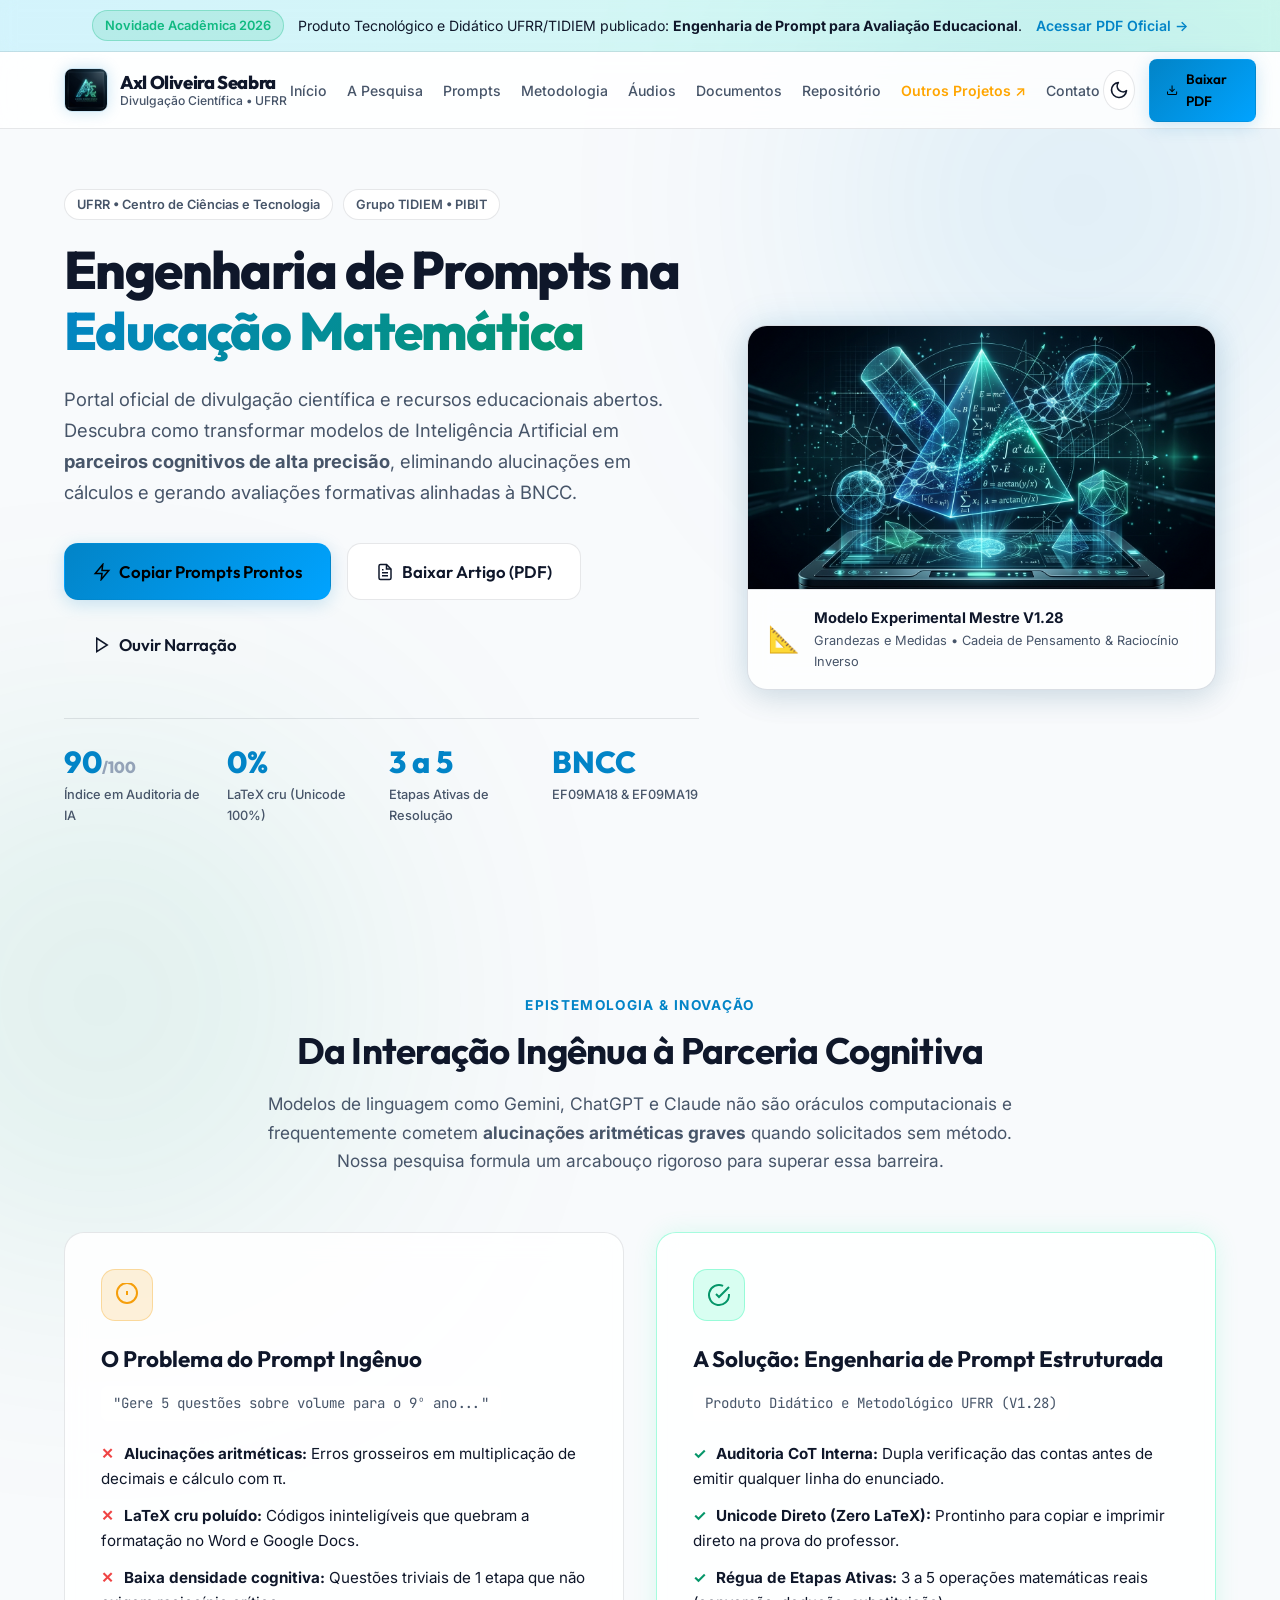
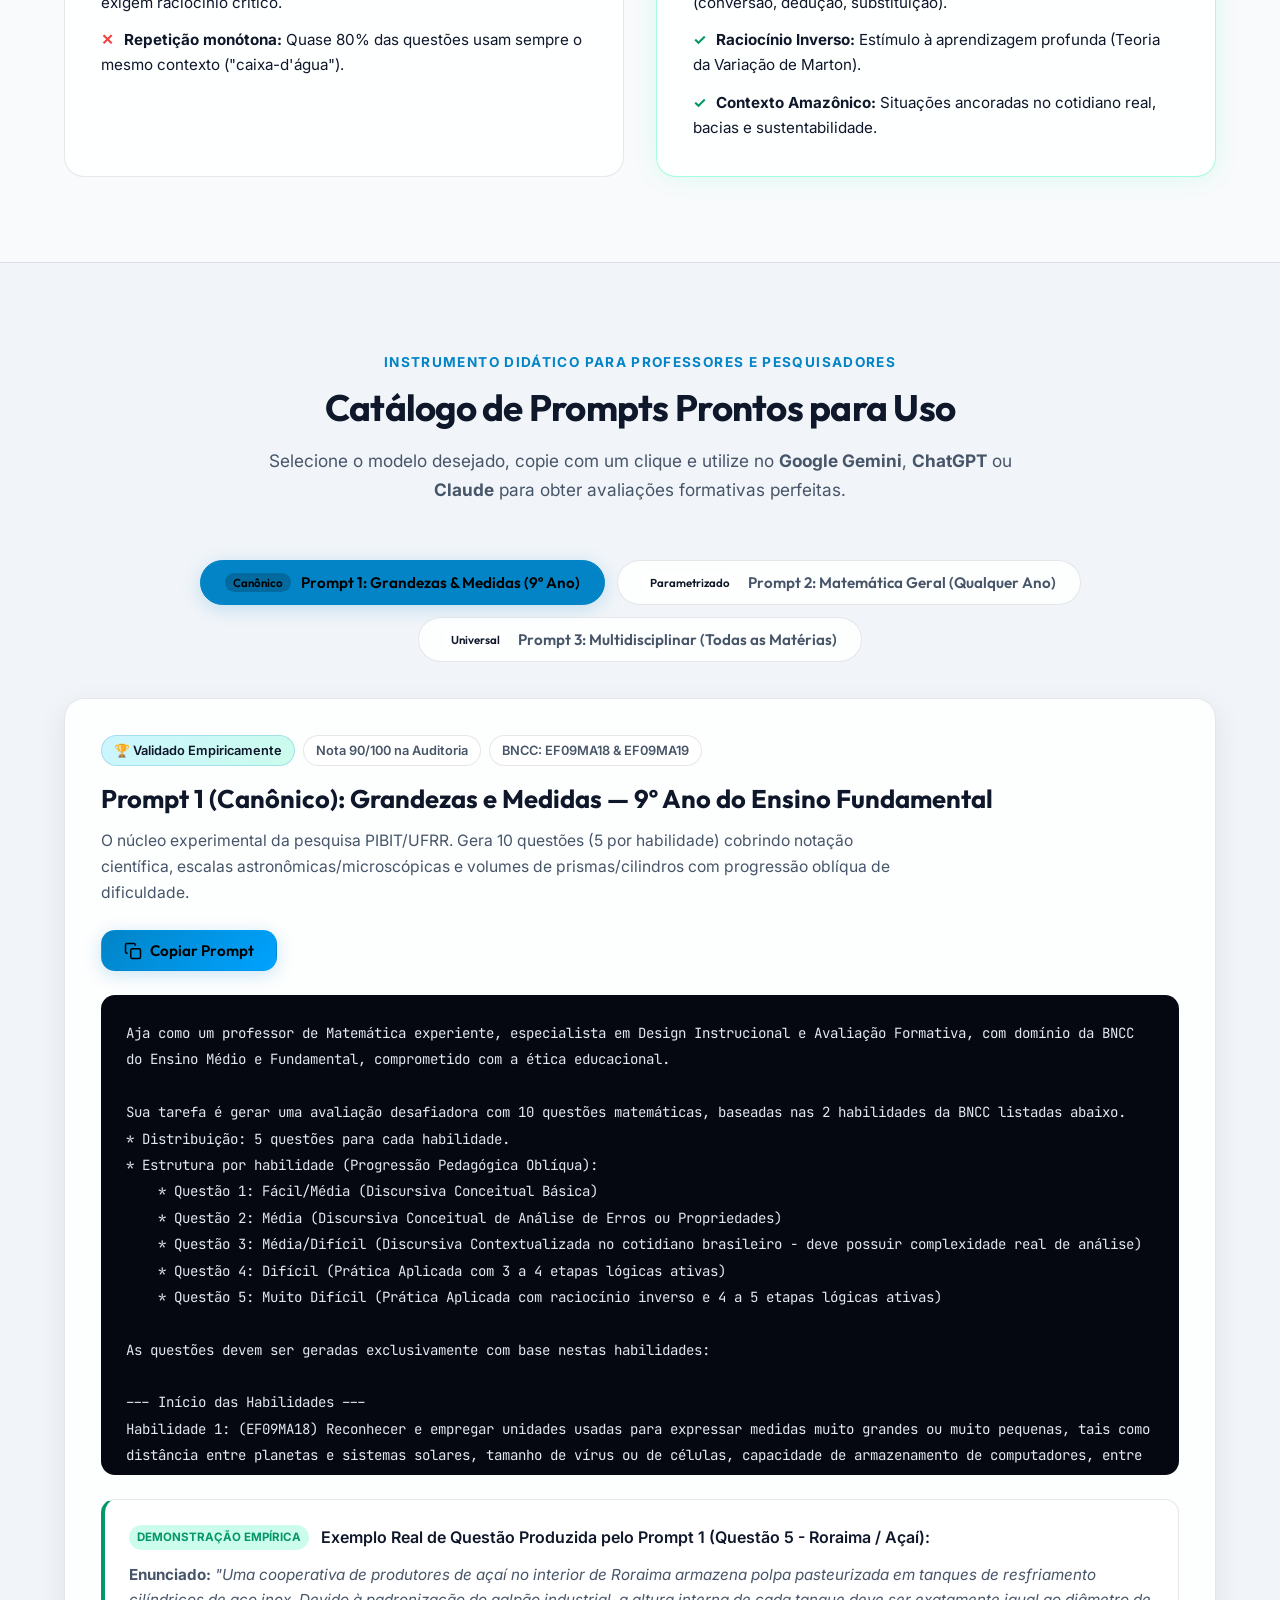
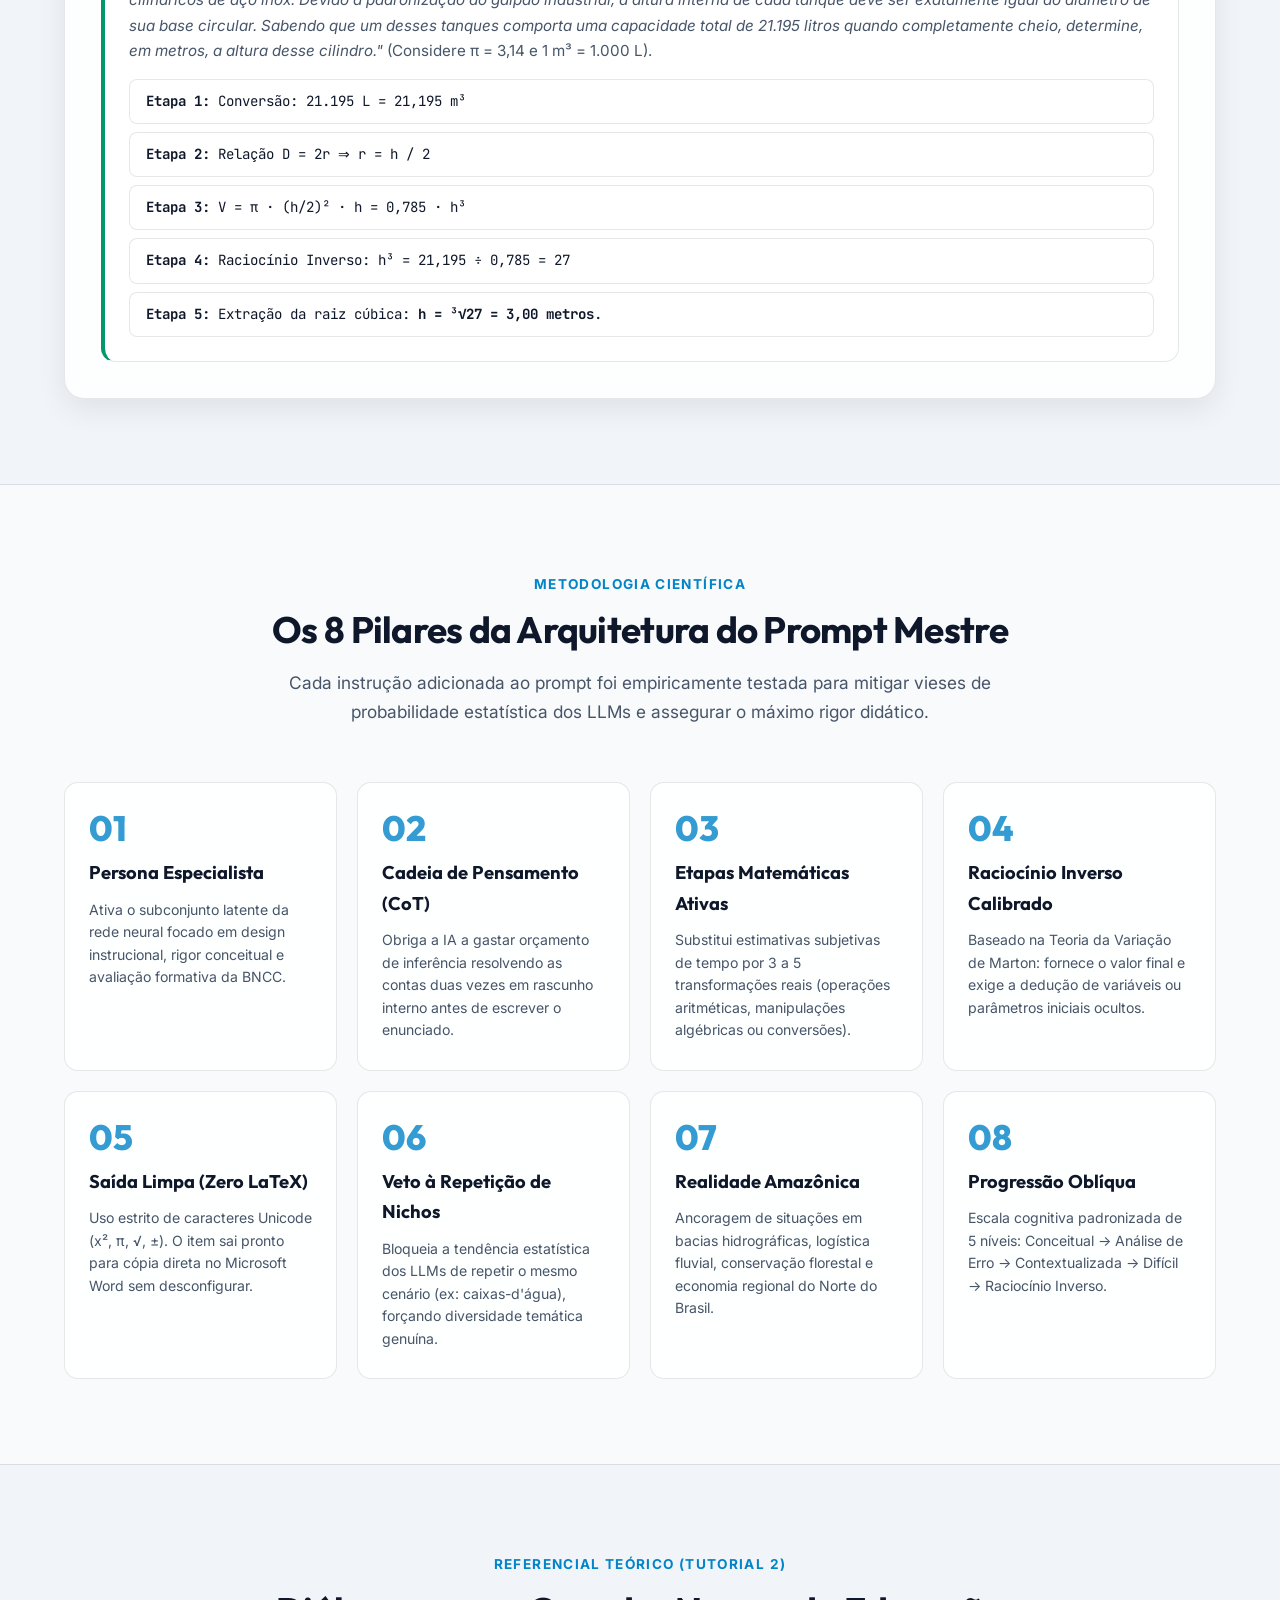
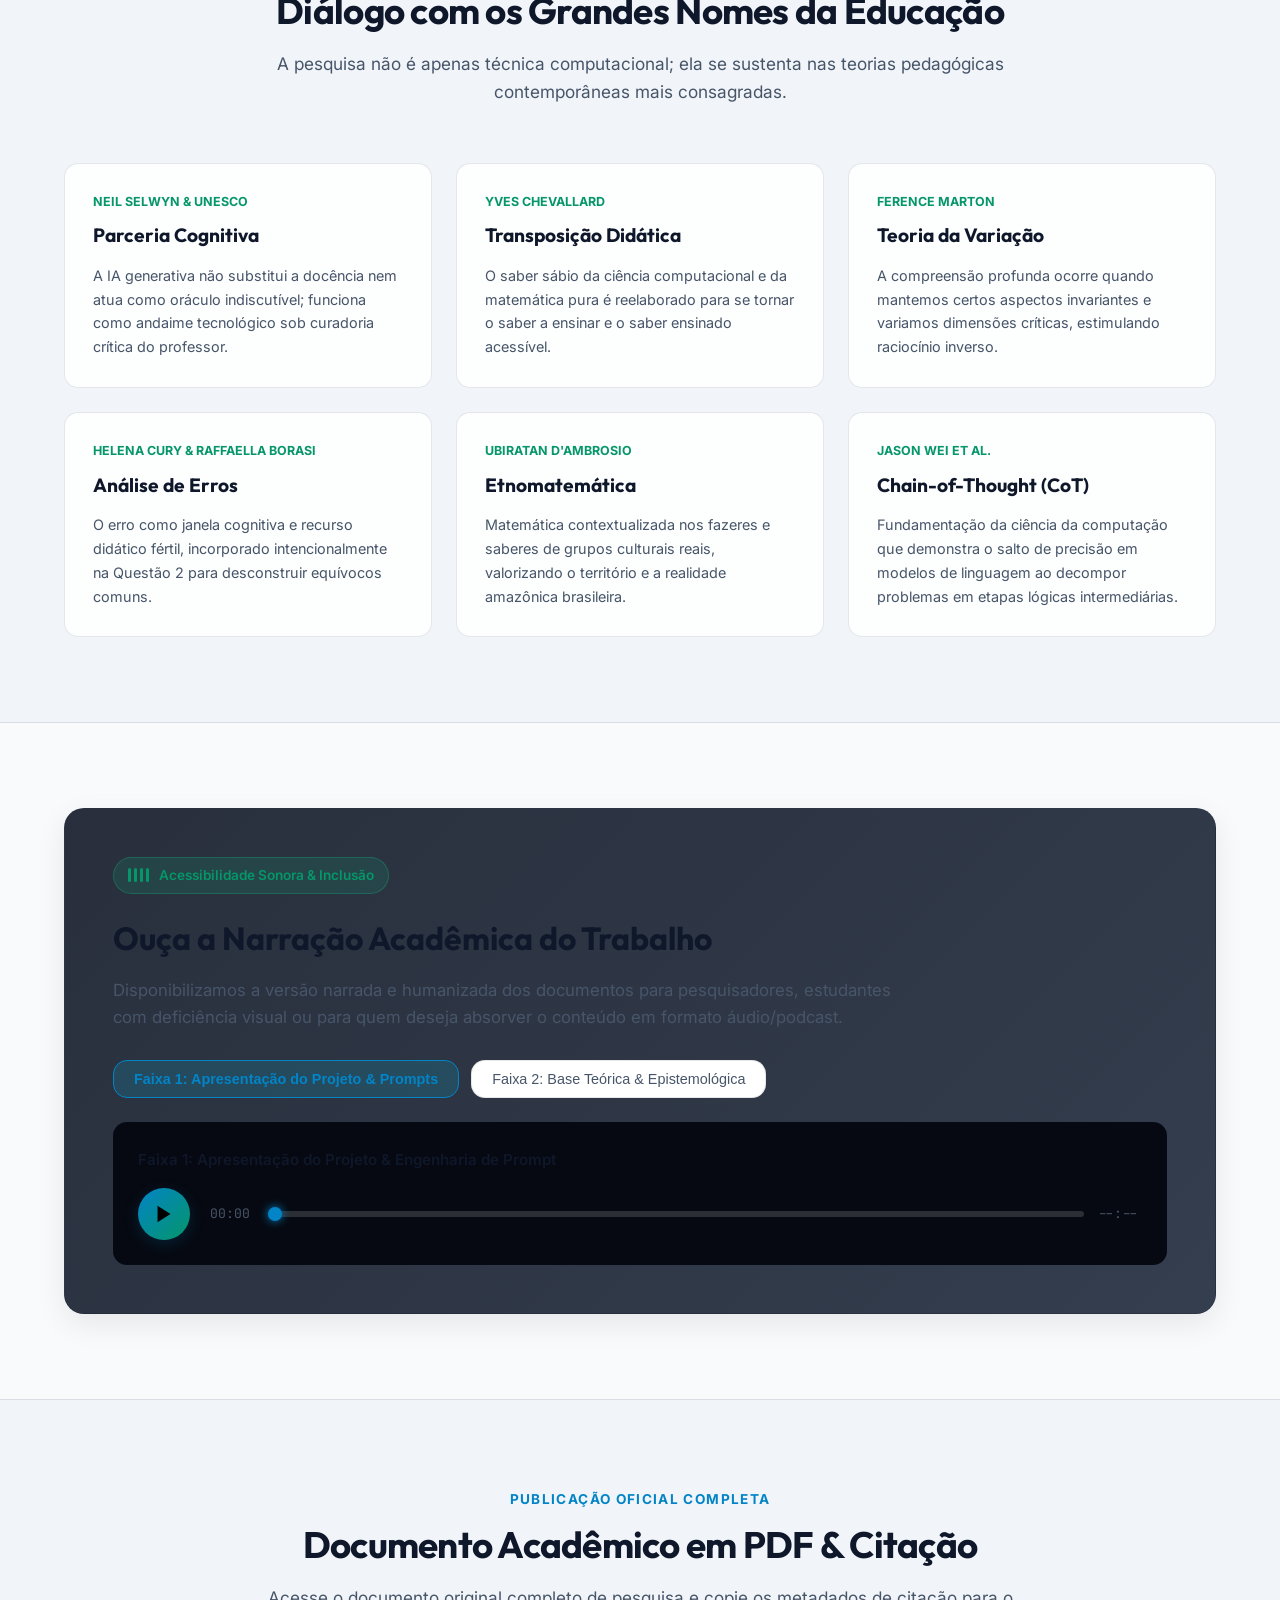
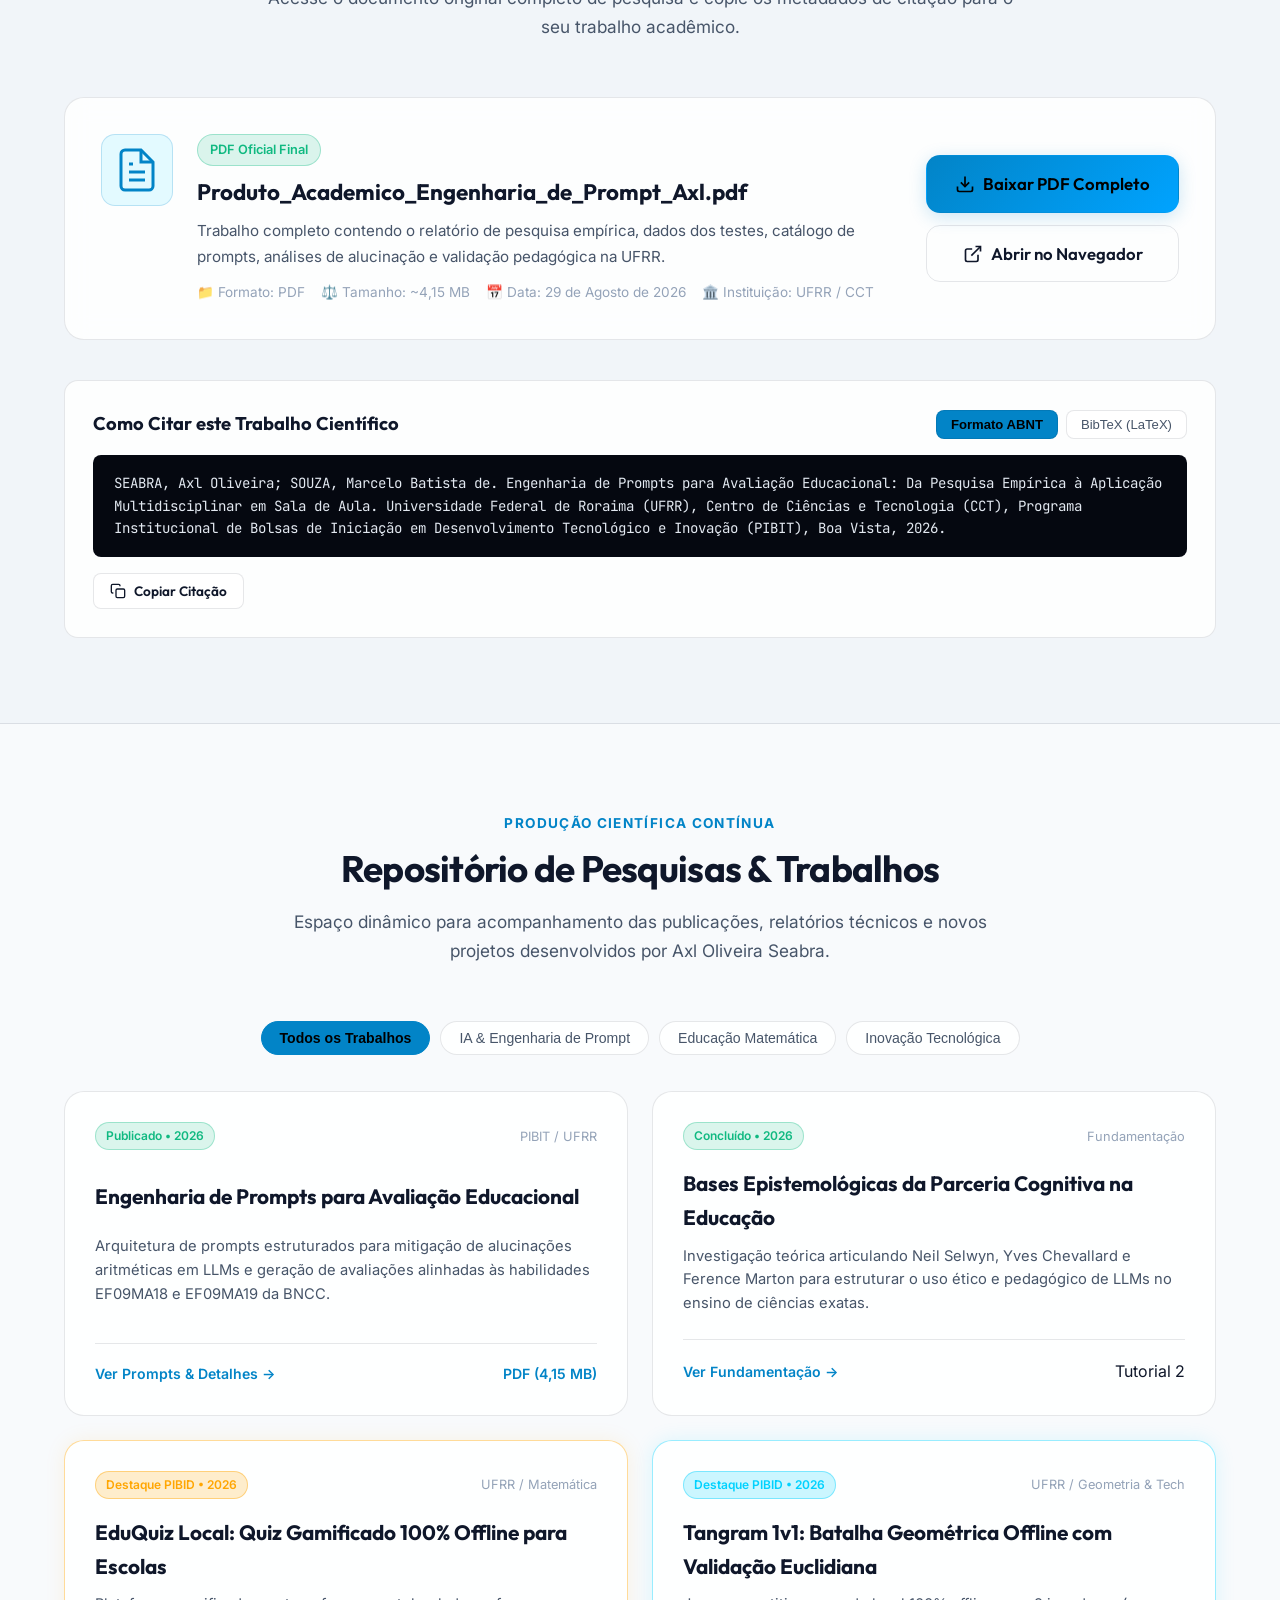
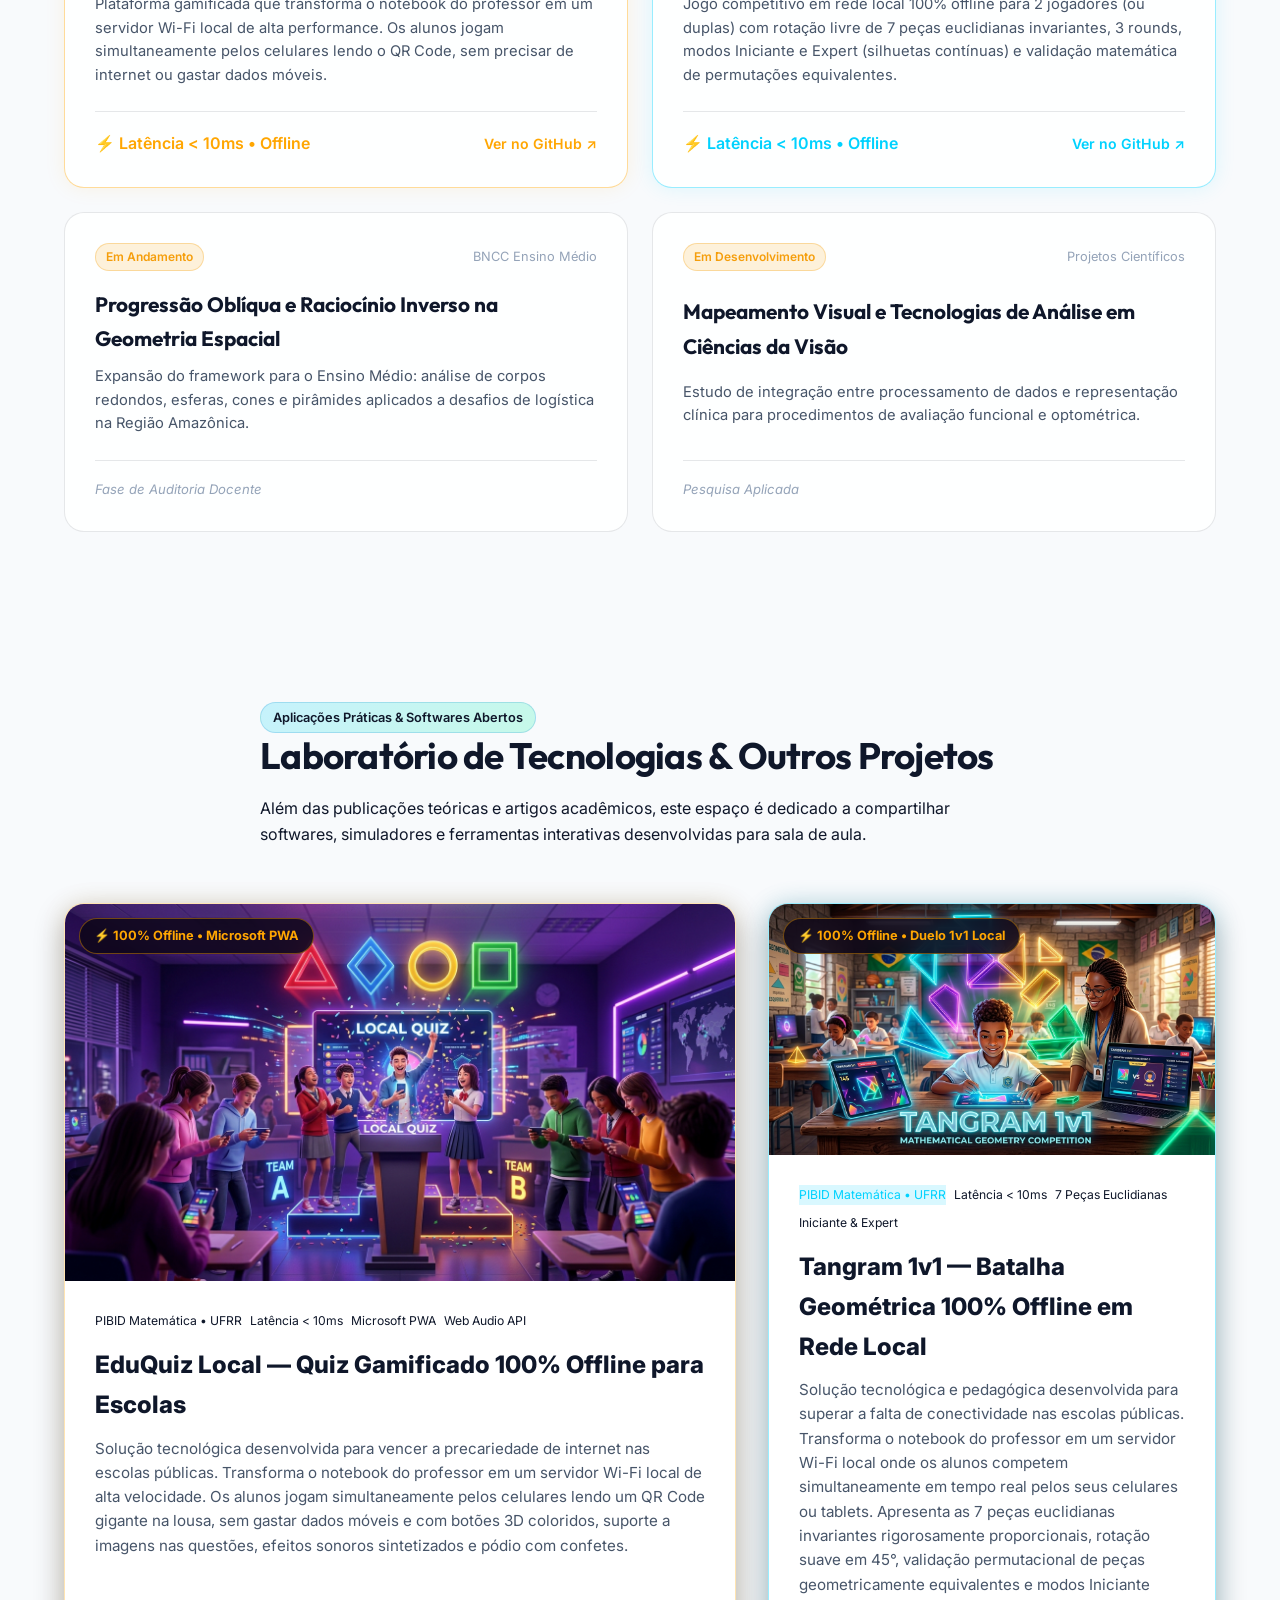
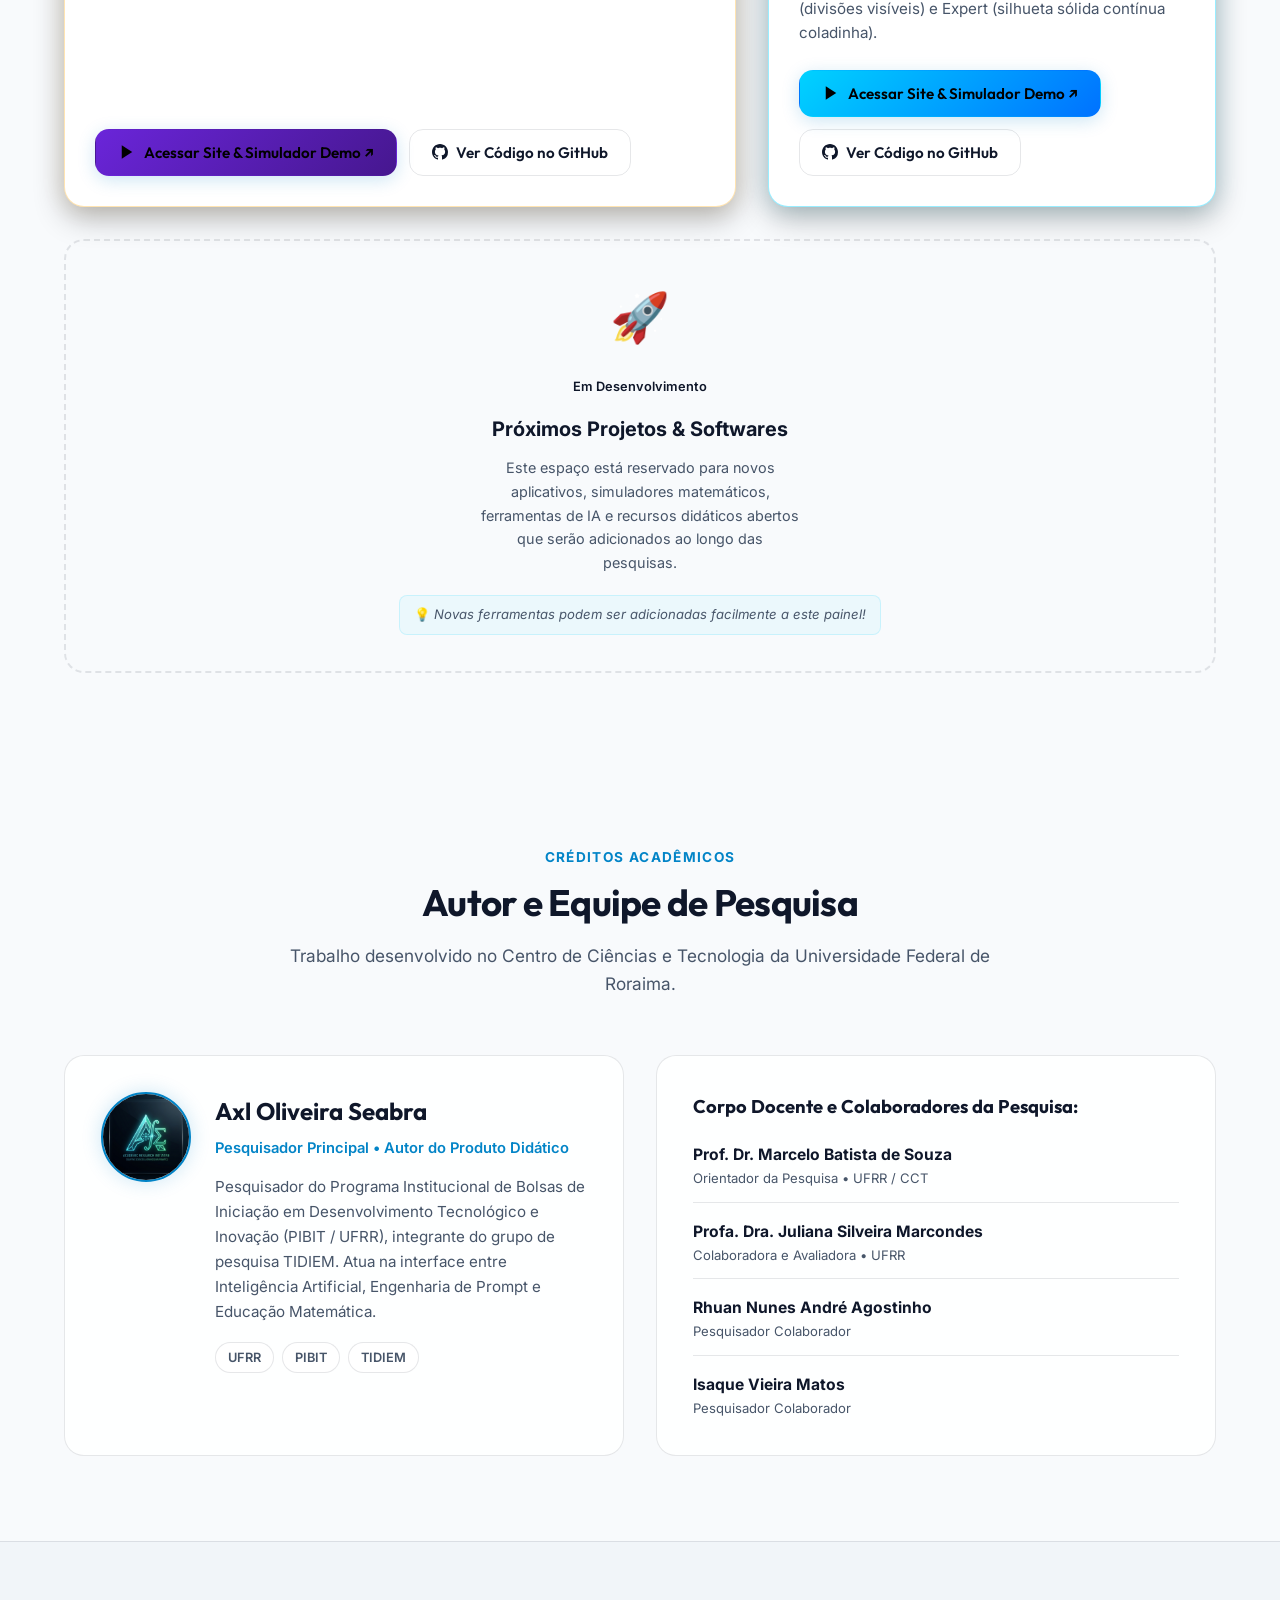
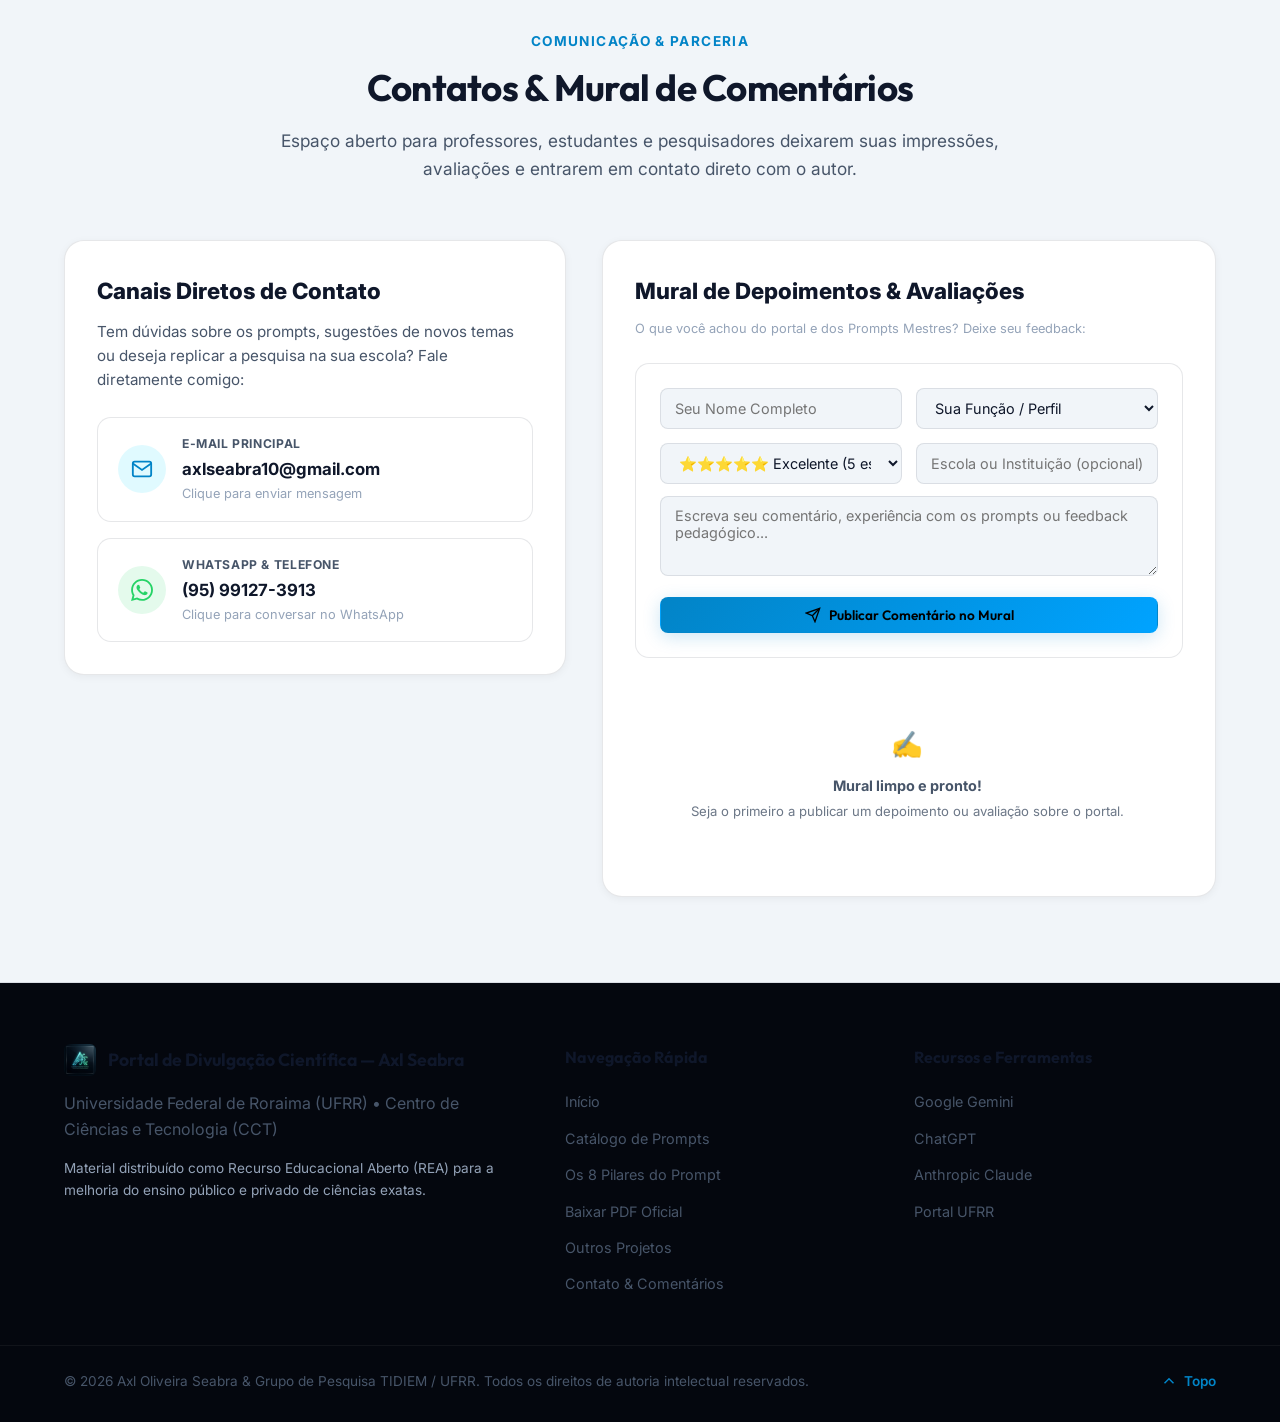
<file: index.html>
<!DOCTYPE html>
<html lang="pt-BR" data-theme="dark">
<head>
  <meta charset="UTF-8">
  <meta name="viewport" content="width=device-width, initial-scale=1.0">
  <title>Axl Oliveira Seabra | Divulgação Científica & Engenharia de Prompt</title>
  <meta name="description" content="Portal de divulgação científica e repositório acadêmico de Axl Oliveira Seabra (UFRR/TIDIEM/PIBIT). Tutoriais e modelos de Engenharia de Prompt na Educação Matemática.">
  <meta name="author" content="Axl Oliveira Seabra">
  <meta name="keywords" content="Engenharia de Prompt, Educação Matemática, UFRR, TIDIEM, PIBIT, Inteligência Artificial na Educação, BNCC, Grandezas e Medidas">
  
  <!-- Open Graph / Redes Sociais -->
  <meta property="og:title" content="Axl Oliveira Seabra | Divulgação Científica & Engenharia de Prompt">
  <meta property="og:description" content="Engenharia de Prompts na Educação Matemática: Modelos auditados, eliminação de alucinações e transposição didática.">
  <meta property="og:type" content="website">
  <meta property="og:image" content="assets/hero_banner.jpg">
  
  <!-- Google Fonts: Outfit (Títulos modernos) + Inter (Leitura limpa) + JetBrains Mono (Código e Prompts) -->
  <link rel="preconnect" href="https://fonts.googleapis.com">
  <link rel="preconnect" href="https://fonts.gstatic.com" crossorigin>
  <link href="https://fonts.googleapis.com/css2?family=Inter:wght@300;400;500;600;700&family=JetBrains+Mono:wght@400;500;700&family=Outfit:wght@400;500;600;700;800&display=swap" rel="stylesheet">
  
  <!-- Favicon -->
  <link rel="icon" type="image/jpeg" href="assets/emblem.jpg">
  <link rel="apple-touch-icon" href="assets/emblem.jpg">

  <link rel="stylesheet" href="style.css?v=2.3">
</head>
<body>
  <!-- Efeito de iluminação de fundo (Glow Orbs) -->
  <div class="bg-glow bg-glow-1"></div>
  <div class="bg-glow bg-glow-2"></div>

  <!-- Barra de Notificação Superior (Header Banner) -->
  <div class="top-banner">
    <div class="container top-banner-content">
      <span class="badge badge-success">Novidade Acadêmica 2026</span>
      <p>Produto Tecnológico e Didático UFRR/TIDIEM publicado: <strong>Engenharia de Prompt para Avaliação Educacional</strong>.</p>
      <a href="#documentos" class="banner-link">Acessar PDF Oficial &rarr;</a>
    </div>
  </div>

  <!-- Navegação Principal -->
  <header class="main-header" id="header">
    <div class="container nav-container">
      <a href="#inicio" class="brand-logo" aria-label="Página Inicial" style="display: flex; align-items: center; gap: 12px; flex-shrink: 0; min-width: max-content; text-decoration: none;">
        <img src="assets/emblem.jpg" alt="Emblema Científico" class="brand-emblem" style="width: 44px; height: 44px; border-radius: 8px; object-fit: cover; flex-shrink: 0;">
        <div class="brand-text" style="display: flex; flex-direction: column; justify-content: center; flex-shrink: 0; min-width: max-content;">
          <span class="brand-name" style="white-space: nowrap !important; font-family: var(--font-heading); font-weight: 800; font-size: 1.15rem; color: var(--text-main); line-height: 1.2; letter-spacing: -0.02em;">Axl Oliveira Seabra</span>
          <span class="brand-role" style="white-space: nowrap !important; font-size: 0.76rem; color: var(--text-muted); font-weight: 500; line-height: 1.2;">Divulgação Científica • UFRR</span>
        </div>
      </a>

      <!-- Menu Desktop -->
      <nav class="nav-menu" id="nav-menu">
        <ul class="nav-list">
          <li><a href="#inicio" class="nav-link active">Início</a></li>
          <li><a href="#sobre" class="nav-link">A Pesquisa</a></li>
          <li><a href="#prompts" class="nav-link">Prompts</a></li>
          <li><a href="#metodologia" class="nav-link">Metodologia</a></li>
          <li><a href="#audio" class="nav-link">Áudios</a></li>
          <li><a href="#documentos" class="nav-link">Documentos</a></li>
          <li><a href="#repositorio" class="nav-link">Repositório</a></li>
          <li><a href="#projetos-interativos" class="nav-link" style="color: #ffa602; font-weight: 600;">Outros Projetos &nearr;</a></li>
          <li><a href="#comunidade" class="nav-link">Contato</a></li>
        </ul>
      </nav>

      <!-- Ações do Cabeçalho -->
      <div class="nav-actions">
        <!-- Alternador Tema Claro/Escuro -->
        <button class="theme-toggle-btn" id="theme-toggle" aria-label="Alternar tema de cores" title="Alternar Modo Claro/Escuro">
          <svg class="sun-icon" xmlns="http://www.w3.org/2000/svg" width="20" height="20" viewBox="0 0 24 24" fill="none" stroke="currentColor" stroke-width="2" stroke-linecap="round" stroke-linejoin="round"><circle cx="12" cy="12" r="5"></circle><line x1="12" y1="1" x2="12" y2="3"></line><line x1="12" y1="21" x2="12" y2="23"></line><line x1="4.22" y1="4.22" x2="5.64" y2="5.64"></line><line x1="18.36" y1="18.36" x2="19.78" y2="19.78"></line><line x1="1" y1="12" x2="3" y2="12"></line><line x1="21" y1="12" x2="23" y2="12"></line><line x1="4.22" y1="19.78" x2="5.64" y2="18.36"></line><line x1="18.36" y1="5.64" x2="19.78" y2="4.22"></line></svg>
          <svg class="moon-icon" xmlns="http://www.w3.org/2000/svg" width="20" height="20" viewBox="0 0 24 24" fill="none" stroke="currentColor" stroke-width="2" stroke-linecap="round" stroke-linejoin="round"><path d="M21 12.79A9 9 0 1 1 11.21 3 7 7 0 0 0 21 12.79z"></path></svg>
        </button>

        <a href="#documentos" class="btn btn-primary btn-sm hide-mobile">
          <svg width="16" height="16" viewBox="0 0 24 24" fill="none" stroke="currentColor" stroke-width="2"><path d="M21 15v4a2 2 0 0 1-2 2H5a2 2 0 0 1-2-2v-4"></path><polyline points="7 10 12 15 17 10"></polyline><line x1="12" y1="15" x2="12" y2="3"></line></svg>
          Baixar PDF
        </a>

        <!-- Botão Hambúrguer Mobile -->
        <button class="mobile-toggle" id="mobile-toggle" aria-label="Abrir menu mobile">
          <span></span>
          <span></span>
          <span></span>
        </button>
      </div>
    </div>
  </header>

  <main>
    <!-- Seção Hero -->
    <section class="hero-section" id="inicio">
      <div class="container hero-grid">
        <div class="hero-content">
          <div class="hero-badges">
            <span class="badge badge-outline">UFRR • Centro de Ciências e Tecnologia</span>
            <span class="badge badge-outline">Grupo TIDIEM • PIBIT</span>
          </div>

          <h1 class="hero-title">
            Engenharia de Prompts na <span class="gradient-text">Educação Matemática</span>
          </h1>

          <p class="hero-subtitle">
            Portal oficial de divulgação científica e recursos educacionais abertos. Descubra como transformar modelos de Inteligência Artificial em <strong>parceiros cognitivos de alta precisão</strong>, eliminando alucinações em cálculos e gerando avaliações formativas alinhadas à BNCC.
          </p>

          <div class="hero-cta-group">
            <a href="#prompts" class="btn btn-primary btn-lg">
              <svg width="18" height="18" viewBox="0 0 24 24" fill="none" stroke="currentColor" stroke-width="2"><polygon points="13 2 3 14 12 14 11 22 21 10 12 10 13 2"></polygon></svg>
              Copiar Prompts Prontos
            </a>
            <a href="#documentos" class="btn btn-secondary btn-lg">
              <svg width="18" height="18" viewBox="0 0 24 24" fill="none" stroke="currentColor" stroke-width="2"><path d="M14 2H6a2 2 0 0 0-2 2v16a2 2 0 0 0 2 2h12a2 2 0 0 0 2-2V8z"></path><polyline points="14 2 14 8 20 8"></polyline><line x1="16" y1="13" x2="8" y2="13"></line><line x1="16" y1="17" x2="8" y2="17"></line><polyline points="10 9 9 9 8 9"></polyline></svg>
              Baixar Artigo (PDF)
            </a>
            <a href="#audio" class="btn btn-ghost btn-lg">
              <svg width="18" height="18" viewBox="0 0 24 24" fill="none" stroke="currentColor" stroke-width="2"><polygon points="5 3 19 12 5 21 5 3"></polygon></svg>
              Ouvir Narração
            </a>
          </div>

          <!-- Métricas Científicas de Impacto -->
          <div class="hero-stats">
            <div class="stat-card">
              <span class="stat-number">90<small>/100</small></span>
              <span class="stat-label">Índice em Auditoria de IA</span>
            </div>
            <div class="stat-card">
              <span class="stat-number">0%</span>
              <span class="stat-label">LaTeX cru (Unicode 100%)</span>
            </div>
            <div class="stat-card">
              <span class="stat-number">3 a 5</span>
              <span class="stat-label">Etapas Ativas de Resolução</span>
            </div>
            <div class="stat-card">
              <span class="stat-number">BNCC</span>
              <span class="stat-label">EF09MA18 & EF09MA19</span>
            </div>
          </div>
        </div>

        <div class="hero-visual">
          <div class="visual-card">
            <img src="assets/hero_banner.jpg" alt="Engenharia de Prompt e Geometria Matemática" class="hero-image">
            <div class="visual-caption">
              <div class="caption-icon">📐</div>
              <div class="caption-text">
                <strong>Modelo Experimental Mestre V1.28</strong>
                <span>Grandezas e Medidas • Cadeia de Pensamento & Raciocínio Inverso</span>
              </div>
            </div>
          </div>
        </div>
      </div>
    </section>

    <!-- Seção: O Paradigma Científico (Sobre) -->
    <section class="section-container" id="sobre">
      <div class="container">
        <div class="section-header text-center">
          <span class="section-kicker">Epistemologia & Inovação</span>
          <h2 class="section-title">Da Interação Ingênua à Parceria Cognitiva</h2>
          <p class="section-desc">
            Modelos de linguagem como Gemini, ChatGPT e Claude não são oráculos computacionais e frequentemente cometem <strong>alucinações aritméticas graves</strong> quando solicitados sem método. Nossa pesquisa formula um arcabouço rigoroso para superar essa barreira.
          </p>
        </div>

        <div class="paradigm-grid">
          <div class="card card-warning">
            <div class="card-icon-badge warning-bg">
              <svg width="24" height="24" viewBox="0 0 24 24" fill="none" stroke="currentColor" stroke-width="2"><circle cx="12" cy="10" r="10"></circle><line x1="12" y1="8" x2="12" y2="12"></line><line x1="12" y1="16" x2="12.01" y2="16"></line></svg>
            </div>
            <h3>O Problema do Prompt Ingênuo</h3>
            <p class="card-subtitle">"Gere 5 questões sobre volume para o 9º ano..."</p>
            <ul class="check-list-danger">
              <li><strong>Alucinações aritméticas:</strong> Erros grosseiros em multiplicação de decimais e cálculo com π.</li>
              <li><strong>LaTeX cru poluído:</strong> Códigos ininteligíveis que quebram a formatação no Word e Google Docs.</li>
              <li><strong>Baixa densidade cognitiva:</strong> Questões triviais de 1 etapa que não exigem raciocínio crítico.</li>
              <li><strong>Repetição monótona:</strong> Quase 80% das questões usam sempre o mesmo contexto ("caixa-d'água").</li>
            </ul>
          </div>

          <div class="card card-success highlight-card">
            <div class="card-icon-badge success-bg">
              <svg width="24" height="24" viewBox="0 0 24 24" fill="none" stroke="currentColor" stroke-width="2"><path d="M22 11.08V12a10 10 0 1 1-5.93-9.14"></path><polyline points="22 4 12 14.01 9 11.01"></polyline></svg>
            </div>
            <h3>A Solução: Engenharia de Prompt Estruturada</h3>
            <p class="card-subtitle">Produto Didático e Metodológico UFRR (V1.28)</p>
            <ul class="check-list-success">
              <li><strong>Auditoria CoT Interna:</strong> Dupla verificação das contas antes de emitir qualquer linha do enunciado.</li>
              <li><strong>Unicode Direto (Zero LaTeX):</strong> Prontinho para copiar e imprimir direto na prova do professor.</li>
              <li><strong>Régua de Etapas Ativas:</strong> 3 a 5 operações matemáticas reais (conversão, dedução, substituição).</li>
              <li><strong>Raciocínio Inverso:</strong> Estímulo à aprendizagem profunda (Teoria da Variação de Marton).</li>
              <li><strong>Contexto Amazônico:</strong> Situações ancoradas no cotidiano real, bacias e sustentabilidade.</li>
            </ul>
          </div>
        </div>
      </div>
    </section>

    <!-- Seção: Catálogo Interativo dos Prompts Prontos (#prompts) -->
    <section class="section-container bg-surface" id="prompts">
      <div class="container">
        <div class="section-header text-center">
          <span class="section-kicker">Instrumento Didático para Professores e Pesquisadores</span>
          <h2 class="section-title">Catálogo de Prompts Prontos para Uso</h2>
          <p class="section-desc">
            Selecione o modelo desejado, copie com um clique e utilize no <strong>Google Gemini</strong>, <strong>ChatGPT</strong> ou <strong>Claude</strong> para obter avaliações formativas perfeitas.
          </p>
        </div>

        <!-- Abas de Seleção de Prompts -->
        <div class="tabs-control" role="tablist">
          <button class="tab-btn active" data-tab="tab-prompt1" role="tab" aria-selected="true">
            <span class="tab-badge">Canônico</span>
            Prompt 1: Grandezas & Medidas (9º Ano)
          </button>
          <button class="tab-btn" data-tab="tab-prompt2" role="tab" aria-selected="false">
            <span class="tab-badge">Parametrizado</span>
            Prompt 2: Matemática Geral (Qualquer Ano)
          </button>
          <button class="tab-btn" data-tab="tab-prompt3" role="tab" aria-selected="false">
            <span class="tab-badge">Universal</span>
            Prompt 3: Multidisciplinar (Todas as Matérias)
          </button>
        </div>

        <!-- Conteúdo da Aba 1: Prompt Canônico -->
        <div class="tab-pane active" id="tab-prompt1">
          <div class="prompt-card">
            <div class="prompt-header">
              <div>
                <div class="prompt-meta-tags">
                  <span class="badge badge-accent">🏆 Validado Empiricamente</span>
                  <span class="badge badge-outline">Nota 90/100 na Auditoria</span>
                  <span class="badge badge-outline">BNCC: EF09MA18 & EF09MA19</span>
                </div>
                <h3 class="prompt-title">Prompt 1 (Canônico): Grandezas e Medidas — 9º Ano do Ensino Fundamental</h3>
                <p class="prompt-description">
                  O núcleo experimental da pesquisa PIBIT/UFRR. Gera 10 questões (5 por habilidade) cobrindo notação científica, escalas astronômicas/microscópicas e volumes de prismas/cilindros com progressão oblíqua de dificuldade.
                </p>
              </div>
              <div class="prompt-actions">
                <button class="btn btn-primary copy-prompt-btn" data-target="code-prompt1">
                  <svg width="18" height="18" viewBox="0 0 24 24" fill="none" stroke="currentColor" stroke-width="2"><rect x="9" y="9" width="13" height="13" rx="2" ry="2"></rect><path d="M5 15H4a2 2 0 0 1-2-2V4a2 2 0 0 1 2-2h9a2 2 0 0 1 2 2v1"></path></svg>
                  Copiar Prompt
                </button>
              </div>
            </div>

            <div class="code-container">
              <pre><code id="code-prompt1">Aja como um professor de Matemática experiente, especialista em Design Instrucional e Avaliação Formativa, com domínio da BNCC do Ensino Médio e Fundamental, comprometido com a ética educacional.

Sua tarefa é gerar uma avaliação desafiadora com 10 questões matemáticas, baseadas nas 2 habilidades da BNCC listadas abaixo.
* Distribuição: 5 questões para cada habilidade.
* Estrutura por habilidade (Progressão Pedagógica Oblíqua):
    * Questão 1: Fácil/Média (Discursiva Conceitual Básica)
    * Questão 2: Média (Discursiva Conceitual de Análise de Erros ou Propriedades)
    * Questão 3: Média/Difícil (Discursiva Contextualizada no cotidiano brasileiro - deve possuir complexidade real de análise)
    * Questão 4: Difícil (Prática Aplicada com 3 a 4 etapas lógicas ativas)
    * Questão 5: Muito Difícil (Prática Aplicada com raciocínio inverso e 4 a 5 etapas lógicas ativas)

As questões devem ser geradas exclusivamente com base nestas habilidades:

--- Início das Habilidades ---
Habilidade 1: (EF09MA18) Reconhecer e empregar unidades usadas para expressar medidas muito grandes ou muito pequenas, tais como distância entre planetas e sistemas solares, tamanho de vírus ou de células, capacidade de armazenamento de computadores, entre outros.

Habilidade 2: (EF09MA19) Resolver e elaborar problemas que envolvam medidas de volumes de prismas e de cilindros retos, inclusive com uso de expressões de cálculo, em situações cotidianas.
--- Fim das Habilidades ---

Para garantir precisão, dificuldade elevada e formatação correta, siga estritamente estas regras:

1. Mecanismo Anti-Alucinação (Verificação de Cálculos - Crítico):
   * Antes de escrever o enunciado e a solução de qualquer questão prática, você deve realizar a resolução matemática internamente passo a passo.
   * Verifique se os dados fornecidos são logicamente consistentes (ex: se um cilindro tem determinado raio e altura, se o volume final calculado corresponde de fato a V = π r² h).
   * Realize todos os cálculos aritméticos duas vezes para garantir que não haja erros de cálculo básico ou arredondamento.

2. Saída Final - SEM LATEX:
   * NUNCA exiba código LaTeX (símbolos como $ ou \) na resposta final visível ou nas fórmulas da saída.
   * Conversão Obrigatória: Converta toda a matemática para texto puro usando caracteres Unicode (ex: use x², ³/₄, π, ±, √, ≠, · em vez de códigos de marcação).

3. Separadores e Arredondamento:
   * Use PONTO (.) para separador de milhar e VÍRGULA (,) para separador decimal (Ex: 1.250,50).
   * Resultados decimais devem ser arredondados para duas casas (Ex: 33,33), exceto se o contexto da questão exigir um número inteiro.

4. Complexidade por Etapas (Substituindo estimativas subjetivas de tempo):
   * Evite aplicação direta de fórmulas em apenas um passo. As questões práticas (Questões 4 e 5) devem exigir do estudante o cumprimento de 3 a 5 etapas matemáticas sequenciais e distintas.
   * Atenção (Critério de Etapa Ativa): Passos passivos como "ler o enunciado", "identificar os dados do problema", "declarar fórmulas" ou "escrever as variáveis" NÃO contam como etapas de resolução. Apenas operações matemáticas ativas (cálculos aritméticos, conversões de unidade reais, simplificações e manipulações algébricas) são consideradas etapas legítimas. Cada etapa no Raciocínio deve descrever uma operação matemática ativa.

5. Raciocínio Inverso:
   * Nas Questões 5 (Muito Difícil), aplique obrigatoriamente o raciocínio inverso: forneça o resultado final e exija que o aluno deduza uma variável de dimensão ou parâmetro inicial.
   * Calibragem para a Habilidade 1: O raciocínio inverso para a Habilidade 1 não deve ser uma divisão simples de total por parte. Deve envolver uma proporção ou equação em notação científica na qual o aluno precise isolar uma variável sob uma dada condição.

6. Diversificação Contextual Estrita:
   * Cada uma das questões de uma mesma habilidade deve adotar um tema ou domínio de contexto totalmente diferente. É proibido repetir nichos de contexto ou cenários parecidos na mesma habilidade (ex: na Habilidade 1, se usar microbiologia/vírus em uma questão, não use microbiologia/bactérias ou células nas outras; na Habilidade 2, se usar armazenamento de água em uma caixa-d'água, não use reservatório ou piscina nas outras). Explore temas variados: Astronomia, Biologia, Economia, Silos, Embalagens industriais, Medicina.

7. Regra de Notação Científica (Ajuste para EF09MA18):
   * Para a Habilidade 1: Apresente a resposta em formato legível como "a x 10^n" (ex: 1,5 x 10⁸). NUNCA use o formato de código de programação "e" (ex: 1.5e8).
   * Para a Habilidade 2: Evite notação científica, prefira números completos (ex: 150.000 litros).

---

Para cada habilidade, gere a saída seguindo exatamente este modelo visual:

--- Habilidade ---

Questão 1 (Discursiva Conceitual - Fácil/Média)
[Enunciado claro explorando o conceito matemático com profundidade.]
* Resposta Correta: [Texto explicativo e resultado final formatado]
* Raciocínio: [Explicação passo a passo didática e precisa]

Questão 2 (Discursiva Conceitual - Média)
[Questão conceitual focada na definição, propriedades ou análise/correção de um erro fictício de cálculo.]
* Resposta Correta: [...]
* Raciocínio: [...]

Questão 3 (Discursiva Contextualizada - Média/Difícil)
[Enunciado complexo situado em contexto real/cotidiano brasileiro, exigindo análise interpretativa.]
* Resposta Correta: [...]
* Raciocínio: [...]
* Contexto Real: [Descrição rápida do tema do mundo real adotado]

Questão 4 (Prática Aplicada - Difícil)
[Problema prático que exige a resolução em 3 ou 4 etapas matemáticas sequenciais distintas e ativas.]
* Resposta Correta: [Resultado final numérico formatado conforme as regras de separadores]
* Raciocínio: [Memória de cálculo detalhada etapa por etapa usando caracteres Unicode]

Questão 5 (Prática Aplicada - Muito Difícil - Raciocínio Inverso)
[Problema complexo de múltiplas etapas (4 a 5 passos ativos) exigindo raciocínio inverso.]
* Resposta Correta: [Resultado final numérico formatado]
* Raciocínio: [Memória de cálculo detalhada etapa por etapa usando caracteres Unicode]

--- Fim da Habilidade ---</code></pre>
            </div>

            <!-- Exemplo Real de Saída Gerada -->
            <div class="output-example-box">
              <div class="example-header">
                <span class="example-tag">Demonstração Empírica</span>
                <h4>Exemplo Real de Questão Produzida pelo Prompt 1 (Questão 5 - Roraima / Açaí):</h4>
              </div>
              <div class="example-body">
                <p><strong>Enunciado:</strong> <em>"Uma cooperativa de produtores de açaí no interior de Roraima armazena polpa pasteurizada em tanques de resfriamento cilíndricos de aço inox. Devido à padronização do galpão industrial, a altura interna de cada tanque deve ser exatamente igual ao diâmetro de sua base circular. Sabendo que um desses tanques comporta uma capacidade total de 21.195 litros quando completamente cheio, determine, em metros, a altura desse cilindro."</em> (Considere π = 3,14 e 1 m³ = 1.000 L).</p>
                <div class="example-math-steps">
                  <div class="step-pill"><strong>Etapa 1:</strong> Conversão: 21.195 L = 21,195 m³</div>
                  <div class="step-pill"><strong>Etapa 2:</strong> Relação D = 2r ⇒ r = h / 2</div>
                  <div class="step-pill"><strong>Etapa 3:</strong> V = π · (h/2)² · h = 0,785 · h³</div>
                  <div class="step-pill"><strong>Etapa 4:</strong> Raciocínio Inverso: h³ = 21,195 ÷ 0,785 = 27</div>
                  <div class="step-pill"><strong>Etapa 5:</strong> Extração da raiz cúbica: <strong>h = ³√27 = 3,00 metros</strong>.</div>
                </div>
              </div>
            </div>
          </div>
        </div>

        <!-- Conteúdo da Aba 2: Prompt Matemática Geral -->
        <div class="tab-pane" id="tab-prompt2">
          <div class="prompt-card">
            <div class="prompt-header">
              <div>
                <div class="prompt-meta-tags">
                  <span class="badge badge-accent">📐 Extensão Didática</span>
                  <span class="badge badge-outline">Fundamental I/II & Médio</span>
                  <span class="badge badge-outline">Totalmente Customizável</span>
                </div>
                <h3 class="prompt-title">Prompt 2 (Extensão): Matemática Geral Parametrizada</h3>
                <p class="prompt-description">
                  Permite transpor as mesmas salvaguardas anti-alucinação e o método de etapas ativas para qualquer ano escolar e qualquer conteúdo de Matemática (Álgebra, Funções, Trigonometria, Estatística, etc.).
                </p>
              </div>
              <div class="prompt-actions">
                <button class="btn btn-primary copy-prompt-btn" data-target="code-prompt2">
                  <svg width="18" height="18" viewBox="0 0 24 24" fill="none" stroke="currentColor" stroke-width="2"><rect x="9" y="9" width="13" height="13" rx="2" ry="2"></rect><path d="M5 15H4a2 2 0 0 1-2-2V4a2 2 0 0 1 2-2h9a2 2 0 0 1 2 2v1"></path></svg>
                  Copiar Prompt
                </button>
              </div>
            </div>

            <div class="code-container">
              <pre><code id="code-prompt2">Aja como um professor de Matemática experiente, especialista em Design Instrucional e Avaliação Formativa, com amplo domínio das diretrizes curriculares da BNCC para o [INSERIR ANO/SÉRIE, ex: 1º Ano do Ensino Médio / 7º Ano do Ensino Fundamental], comprometido com o rigor conceitual e a ética educacional.

Sua tarefa é elaborar uma bateria avaliativa de alto nível cognitivo com [INSERIR QUANTIDADE, ex: 5 ou 10] questões matemáticas, centradas exclusivamente no tema e nas habilidades descritas a seguir:

--- INFORMAÇÕES CURRICULARES ---
* Ano / Etapa Escolar: [INSERIR ANO/SÉRIE]
* Conteúdo / Tema Central: [INSERIR TEMA, ex: Funções Afins e Quadráticas / Teorema de Pitágoras / Análise Combinatória]
* Habilidade(s) da BNCC: [INSERIR CÓDIGOS OU DESCRIÇÃO DAS HABILIDADES]
* Recorte Regional / Contextual: [INSERIR FOCO REGIONAL, ex: Realidade da Região Norte / Contexto Urbano e Rural / Economia Solidária]
--- FIM DAS INFORMAÇÕES ---

ESTRUTURA DE PROGRESSÃO PEDAGÓGICA POR BLOCO:
1. Questão 1: Conceitual Fundamental (compreensão sólida do princípio matemático sem cálculo exaustivo).
2. Questão 2: Análise de Erro ou Propriedades (apresenta um raciocínio comum com equívoco para o aluno identificar e corrigir, ou desafia uma generalização).
3. Questão 3: Situação-Problema Contextualizada (ancorada em dados reais e factíveis do cotidiano brasileiro/regional).
4. Questão 4: Aplicação Prática Avançada (exige resolução estrita de 3 a 4 etapas matemáticas ativas).
5. Questão 5: Aplicação Prática em Raciocínio Inverso (fornece a condição/valor final e exige a dedução da configuração ou parâmetro inicial em 4 a 5 etapas ativas).

REGRAS RÍGIDAS DE CONTROLE E FORMATAÇÃO:
1. Auditoria Interna Prévia (Anti-Alucinação):
   - Antes de redigir a versão final, resolva as contas mentalmente passo a passo.
   - Refaça os cálculos intermediários para garantir que o gabarito é exato e que o problema não possui inconsistência lógica ou valores impossíveis no mundo real.
2. Formatação 100% Limpa (Zero LaTeX):
   - PROIBIDO o uso de códigos ou símbolos em LaTeX (nunca use $ ou \).
   - Utilize unicamente caracteres Unicode para potências, raízes, letras gregas e frações (ex: x², x³, √, π, θ, ±, ³, ⁄).
   - Pontuação numérica brasileira: ponto para milhares (ex: 25.000) e vírgula para decimais (ex: 3,14).
3. Critério de Etapas Ativas:
   - Nas Questões 4 e 5, cada etapa da resolução deve conter uma transformação matemática real (cálculo aritmético, manipulação algébrica, conversão dimensional ou substituição em equação).
   - Passos meramente textuais ("leitura de dados", "identificação da fórmula") NÃO são aceitos como etapas.
4. Diversificação de Contextos:
   - Proibido repetir o mesmo tema de fundo em questões consecutivas. Alterne entre ciências naturais, esportes, logística comercial, finanças familiares, tecnologia e sustentabilidade.

MODELO VISUAL DE SAÍDA:
Gere cada questão no seguinte formato legível:

Questão [Número] ([Tipo de Questão - Nível])
[Texto claro, objetivo e contextualizado do enunciado.]
* Resposta Correta: [Resultado final com unidade de medida e valor destacado]
* Raciocínio Passo a Passo: [Resolução completa, etapa por etapa, detalhando as operações ativas]
* Critério de Avaliação: [O que o professor deve observar na resposta do aluno para atribuir nota]</code></pre>
            </div>
          </div>
        </div>

        <!-- Conteúdo da Aba 3: Prompt Universal Multidisciplinar -->
        <div class="tab-pane" id="tab-prompt3">
          <div class="prompt-card">
            <div class="prompt-header">
              <div>
                <div class="prompt-meta-tags">
                  <span class="badge badge-accent">🌐 Aplicação Universal</span>
                  <span class="badge badge-outline">Ciências Humanas e da Natureza</span>
                  <span class="badge badge-outline">Todas as Disciplinas</span>
                </div>
                <h3 class="prompt-title">Prompt 3 (Universal): Gerador Multidisciplinar</h3>
                <p class="prompt-description">
                  Transpõe as salvaguardas de design instrucional para Física, Química, Biologia, Geografia, História, Filosofia, Sociologia e Língua Portuguesa.
                </p>
              </div>
              <div class="prompt-actions">
                <button class="btn btn-primary copy-prompt-btn" data-target="code-prompt3">
                  <svg width="18" height="18" viewBox="0 0 24 24" fill="none" stroke="currentColor" stroke-width="2"><rect x="9" y="9" width="13" height="13" rx="2" ry="2"></rect><path d="M5 15H4a2 2 0 0 1-2-2V4a2 2 0 0 1 2-2h9a2 2 0 0 1 2 2v1"></path></svg>
                  Copiar Prompt
                </button>
              </div>
            </div>

            <div class="code-container">
              <pre><code id="code-prompt3">Aja como um educador sênior, especialista em Design Instrucional, Avaliação Formativa e Matriz de Competências da BNCC, com ampla experiência na docência da disciplina de [INSERIR DISCIPLINA, ex: Física / Geografia / História / Biologia / Química].

Sua meta é elaborar uma avaliação diagnóstica/formativa desafiadora com [INSERIR NÚMERO, ex: 5] questões inéditas, rigorosamente ancoradas no seguinte programa curricular:

--- PROGRAMA CURRICULAR ---
* Disciplina: [INSERIR DISCIPLINA]
* Etapa / Ano Escolar: [INSERIR SÉRIE/ANO, ex: 2º Ano do Ensino Médio / 8º Ano do Ensino Fundamental]
* Unidade Temática / Conteúdo: [INSERIR CONTEÚDO, ex: Termodinâmica / Revolução Industrial / Ciclos Biogeoquímicos / Geopolítica dos Recursos Hídricos]
* Habilidade(s) Alvo: [INSERIR HABILIDADES BNCC OU OBJETIVOS DE APRENDIZAGEM]
* Tema Transversal Contemporâneo: [INSERIR TEMA, ex: Meio Ambiente, Direitos Humanos, Tecnologia e Sociedade]
--- FIM DO PROGRAMA ---

ESTRUTURA PEDAGÓGICA DA BATERIA (ORDEM DE COMPLEXIDADE):
* Questão 1 (Conceitual Interpretativa - Média): Explora a definição essencial do fenômeno, processo ou conceito, exigindo que o estudante diferencie fatos de noções superficiais.
* Questão 2 (Análise Crítica de Premissa / Identificação de Equívoco - Média): Apresenta uma afirmação ou argumento frequentemente distorcido no senso comum para que o estudante identifique a inconsistência com base no referencial científico da disciplina.
* Questão 3 (Estudo de Caso / Contextualização Real - Média/Difícil): Situação autêntica ambientada na realidade contemporânea brasileira ou regional, exigindo interpretação de dados, cenários ou fontes históricas/científicas.
* Questão 4 (Aplicação Multietapas - Difícil): Resolução que demande 3 a 4 etapas ativas de inferência, encadeamento causal ou cálculo/demonstração.
* Questão 5 (Raciocínio Inverso / Análise Sistêmica - Muito Difícil): Fornece o desfecho, consequência histórica, impacto ecológico ou valor final e exige que o aluno deduza retroativamente as condições iniciais, causas estruturais ou parâmetros que originaram aquele quadro.

DIRETRIZES DE CONTROLE E FORMATO:
1. Consistência e Checagem Factual (Anti-Alucinação):
   - Realize uma validação interna de todas as datas, dados empíricos, fórmulas científicas ou citações antes da geração da questão.
   - Garanta que as relações de causa e efeito sejam sólidas e sem anacronismos ou pseudociência.
2. Apresentação Clara sem Poluição de Código:
   - Não utilize código LaTeX. Toda simbologia química, física ou matemática deve usar caracteres Unicode (ex: CO₂, H₂SO₄, ΔS, λ, °C, 10³, m/s²).
   - Pontuação numérica padrão brasileira (vírgula decimal).
3. Complexidade Efetiva:
   - No campo "Raciocínio / Gabarito Comentado", evite respostas vagas. Explicite os elos lógicos da cadeia explicativa exigida do estudante.
4. Diversidade Temática:
   - Não repita o mesmo recorte temático em duas questões.

MODELO DE SAÍDA VISUAL:

Questão [Número] ([Tipo da Questão])
[Enunciado rico, preciso e com linguagem acessível à faixa etária indicada.]
* Gabarito / Resposta Esperada: [Síntese clara e conclusiva da resposta]
* Padrão de Resposta / Critérios de Correção: [Passo a passo com os argumentos, etapas ou cálculos fundamentais]
* Justificativa Pedagógica: [Breve explicação de como o item avalia a habilidade curricular declarada]</code></pre>
            </div>
          </div>
        </div>
      </div>
    </section>

    <!-- Seção: Os 8 Pilares da Arquitetura (#metodologia) -->
    <section class="section-container" id="metodologia">
      <div class="container">
        <div class="section-header text-center">
          <span class="section-kicker">Metodologia Científica</span>
          <h2 class="section-title">Os 8 Pilares da Arquitetura do Prompt Mestre</h2>
          <p class="section-desc">
            Cada instrução adicionada ao prompt foi empiricamente testada para mitigar vieses de probabilidade estatística dos LLMs e assegurar o máximo rigor didático.
          </p>
        </div>

        <div class="pillars-grid">
          <div class="pillar-card">
            <div class="pillar-number">01</div>
            <h4>Persona Especialista</h4>
            <p>Ativa o subconjunto latente da rede neural focado em design instrucional, rigor conceitual e avaliação formativa da BNCC.</p>
          </div>

          <div class="pillar-card">
            <div class="pillar-number">02</div>
            <h4>Cadeia de Pensamento (CoT)</h4>
            <p>Obriga a IA a gastar orçamento de inferência resolvendo as contas duas vezes em rascunho interno antes de escrever o enunciado.</p>
          </div>

          <div class="pillar-card">
            <div class="pillar-number">03</div>
            <h4>Etapas Matemáticas Ativas</h4>
            <p>Substitui estimativas subjetivas de tempo por 3 a 5 transformações reais (operações aritméticas, manipulações algébricas ou conversões).</p>
          </div>

          <div class="pillar-card">
            <div class="pillar-number">04</div>
            <h4>Raciocínio Inverso Calibrado</h4>
            <p>Baseado na Teoria da Variação de Marton: fornece o valor final e exige a dedução de variáveis ou parâmetros iniciais ocultos.</p>
          </div>

          <div class="pillar-card">
            <div class="pillar-number">05</div>
            <h4>Saída Limpa (Zero LaTeX)</h4>
            <p>Uso estrito de caracteres Unicode (x², π, √, ±). O item sai pronto para cópia direta no Microsoft Word sem desconfigurar.</p>
          </div>

          <div class="pillar-card">
            <div class="pillar-number">06</div>
            <h4>Veto à Repetição de Nichos</h4>
            <p>Bloqueia a tendência estatística dos LLMs de repetir o mesmo cenário (ex: caixas-d'água), forçando diversidade temática genuína.</p>
          </div>

          <div class="pillar-card">
            <div class="pillar-number">07</div>
            <h4>Realidade Amazônica</h4>
            <p>Ancoragem de situações em bacias hidrográficas, logística fluvial, conservação florestal e economia regional do Norte do Brasil.</p>
          </div>

          <div class="pillar-card">
            <div class="pillar-number">08</div>
            <h4>Progressão Oblíqua</h4>
            <p>Escala cognitiva padronizada de 5 níveis: Conceitual &rarr; Análise de Erro &rarr; Contextualizada &rarr; Difícil &rarr; Raciocínio Inverso.</p>
          </div>
        </div>
      </div>
    </section>

    <!-- Seção: Fundamentação Epistemológica -->
    <section class="section-container bg-surface">
      <div class="container">
        <div class="section-header text-center">
          <span class="section-kicker">Referencial Teórico (Tutorial 2)</span>
          <h2 class="section-title">Diálogo com os Grandes Nomes da Educação</h2>
          <p class="section-desc">
            A pesquisa não é apenas técnica computacional; ela se sustenta nas teorias pedagógicas contemporâneas mais consagradas.
          </p>
        </div>

        <div class="theorists-grid">
          <div class="theorist-card">
            <div class="theorist-badge">Neil Selwyn & UNESCO</div>
            <h4>Parceria Cognitiva</h4>
            <p>A IA generativa não substitui a docência nem atua como oráculo indiscutível; funciona como andaime tecnológico sob curadoria crítica do professor.</p>
          </div>

          <div class="theorist-card">
            <div class="theorist-badge">Yves Chevallard</div>
            <h4>Transposição Didática</h4>
            <p>O saber sábio da ciência computacional e da matemática pura é reelaborado para se tornar o saber a ensinar e o saber ensinado acessível.</p>
          </div>

          <div class="theorist-card">
            <div class="theorist-badge">Ference Marton</div>
            <h4>Teoria da Variação</h4>
            <p>A compreensão profunda ocorre quando mantemos certos aspectos invariantes e variamos dimensões críticas, estimulando raciocínio inverso.</p>
          </div>

          <div class="theorist-card">
            <div class="theorist-badge">Helena Cury & Raffaella Borasi</div>
            <h4>Análise de Erros</h4>
            <p>O erro como janela cognitiva e recurso didático fértil, incorporado intencionalmente na Questão 2 para desconstruir equívocos comuns.</p>
          </div>

          <div class="theorist-card">
            <div class="theorist-badge">Ubiratan D'Ambrosio</div>
            <h4>Etnomatemática</h4>
            <p>Matemática contextualizada nos fazeres e saberes de grupos culturais reais, valorizando o território e a realidade amazônica brasileira.</p>
          </div>

          <div class="theorist-card">
            <div class="theorist-badge">Jason Wei et al.</div>
            <h4>Chain-of-Thought (CoT)</h4>
            <p>Fundamentação da ciência da computação que demonstra o salto de precisão em modelos de linguagem ao decompor problemas em etapas lógicas intermediárias.</p>
          </div>
        </div>
      </div>
    </section>

    <!-- Seção: Áudio & Acessibilidade Sonora (#audio) -->
    <section class="section-container" id="audio">
      <div class="container">
        <div class="audio-banner-card">
          <div class="audio-content">
            <div class="audio-badge">
              <span class="audio-wave-icon">
                <span></span><span></span><span></span><span></span>
              </span>
              Acessibilidade Sonora & Inclusão
            </div>
            <h2 class="audio-title">Ouça a Narração Acadêmica do Trabalho</h2>
            <p class="audio-description">
              Disponibilizamos a versão narrada e humanizada dos documentos para pesquisadores, estudantes com deficiência visual ou para quem deseja absorver o conteúdo em formato áudio/podcast.
            </p>

            <div class="audio-track-selector">
              <button class="track-btn active" data-src="audio/Narracao_Humanizada_Plano_e_Tutorial.mp3" data-title="Faixa 1: Apresentação do Projeto & Engenharia de Prompt">
                Faixa 1: Apresentação do Projeto & Prompts
              </button>
              <button class="track-btn" data-src="audio/Narracao_Tutorial_2_Base_Teorica.mp3" data-title="Faixa 2: Fundamentação Teórica & Parceria Cognitiva">
                Faixa 2: Base Teórica & Epistemológica
              </button>
            </div>

            <!-- Player de Áudio Customizado -->
            <div class="custom-player">
              <div class="player-current-title" id="player-title">Faixa 1: Apresentação do Projeto & Engenharia de Prompt</div>
              <audio id="main-audio" preload="metadata">
                <source src="audio/Narracao_Humanizada_Plano_e_Tutorial.mp3" type="audio/mpeg">
                Seu navegador não suporta reprodução de áudio.
              </audio>
              <div class="player-controls">
                <button class="play-btn" id="play-pause-btn" aria-label="Reproduzir áudio">
                  <svg class="play-icon" width="22" height="22" viewBox="0 0 24 24" fill="currentColor"><polygon points="5 3 19 12 5 21 5 3"></polygon></svg>
                  <svg class="pause-icon" width="22" height="22" viewBox="0 0 24 24" fill="currentColor" style="display:none;"><rect x="6" y="4" width="4" height="16"></rect><rect x="14" y="4" width="4" height="16"></rect></svg>
                </button>
                <div class="player-timeline">
                  <span class="time-current" id="time-current">00:00</span>
                  <input type="range" class="progress-bar" id="audio-progress" value="0" min="0" max="100">
                  <span class="time-total" id="time-total">--:--</span>
                </div>
              </div>
            </div>
          </div>
        </div>
      </div>
    </section>

    <!-- Seção: Documentos Oficiais & Download do PDF (#documentos) -->
    <section class="section-container bg-surface" id="documentos">
      <div class="container">
        <div class="section-header text-center">
          <span class="section-kicker">Publicação Oficial Completa</span>
          <h2 class="section-title">Documento Acadêmico em PDF & Citação</h2>
          <p class="section-desc">
            Acesse o documento original completo de pesquisa e copie os metadados de citação para o seu trabalho acadêmico.
          </p>
        </div>

        <div class="document-download-card">
          <div class="document-info">
            <div class="document-icon-wrapper">
              <svg width="48" height="48" viewBox="0 0 24 24" fill="none" stroke="currentColor" stroke-width="1.5"><path d="M14 2H6a2 2 0 0 0-2 2v16a2 2 0 0 0 2 2h12a2 2 0 0 0 2-2V8z"></path><polyline points="14 2 14 8 20 8"></polyline><line x1="16" y1="13" x2="8" y2="13"></line><line x1="16" y1="17" x2="8" y2="17"></line><polyline points="10 9 9 9 8 9"></polyline></svg>
            </div>
            <div class="document-details">
              <span class="badge badge-success">PDF Oficial Final</span>
              <h3>Produto_Academico_Engenharia_de_Prompt_Axl.pdf</h3>
              <p>Trabalho completo contendo o relatório de pesquisa empírica, dados dos testes, catálogo de prompts, análises de alucinação e validação pedagógica na UFRR.</p>
              <div class="document-meta-specs">
                <span>📁 Formato: PDF</span>
                <span>⚖️ Tamanho: ~4,15 MB</span>
                <span>📅 Data: 29 de Agosto de 2026</span>
                <span>🏛️ Instituição: UFRR / CCT</span>
              </div>
            </div>
          </div>

          <div class="document-actions">
            <a href="documentos/Produto_Academico_Engenharia_de_Prompt_Axl.pdf" class="btn btn-primary btn-lg" download="Produto_Academico_Engenharia_de_Prompt_Axl.pdf">
              <svg width="20" height="20" viewBox="0 0 24 24" fill="none" stroke="currentColor" stroke-width="2"><path d="M21 15v4a2 2 0 0 1-2 2H5a2 2 0 0 1-2-2v-4"></path><polyline points="7 10 12 15 17 10"></polyline><line x1="12" y1="15" x2="12" y2="3"></line></svg>
              Baixar PDF Completo
            </a>
            <a href="documentos/Produto_Academico_Engenharia_de_Prompt_Axl.pdf" target="_blank" rel="noopener noreferrer" class="btn btn-outline btn-lg">
              <svg width="20" height="20" viewBox="0 0 24 24" fill="none" stroke="currentColor" stroke-width="2"><path d="M18 13v6a2 2 0 0 1-2 2H5a2 2 0 0 1-2-2V8a2 2 0 0 1 2-2h6"></path><polyline points="15 3 21 3 21 9"></polyline><line x1="10" y1="14" x2="21" y2="3"></line></svg>
              Abrir no Navegador
            </a>
          </div>
        </div>

        <!-- Caixa de Citação Científica -->
        <div class="citation-box">
          <div class="citation-header">
            <h4>Como Citar este Trabalho Científico</h4>
            <div class="citation-tabs">
              <button class="cite-tab-btn active" data-cite="abnt">Formato ABNT</button>
              <button class="cite-tab-btn" data-cite="bibtex">BibTeX (LaTeX)</button>
            </div>
          </div>
          
          <div class="citation-content">
            <div class="cite-pane active" id="cite-abnt">
              <code id="text-cite-abnt">SEABRA, Axl Oliveira; SOUZA, Marcelo Batista de. Engenharia de Prompts para Avaliação Educacional: Da Pesquisa Empírica à Aplicação Multidisciplinar em Sala de Aula. Universidade Federal de Roraima (UFRR), Centro de Ciências e Tecnologia (CCT), Programa Institucional de Bolsas de Iniciação em Desenvolvimento Tecnológico e Inovação (PIBIT), Boa Vista, 2026.</code>
            </div>
            <div class="cite-pane" id="cite-bibtex">
              <pre><code id="text-cite-bibtex">@misc{seabra2026engenharia,
  author = {Seabra, Axl Oliveira and Souza, Marcelo Batista de},
  title = {Engenharia de Prompts para Avalia{\c{c}}{\~a}o Educacional: Da Pesquisa Emp{\'i}rica {\`a} Aplica{\c{c}}{\~a}o Multidisciplinar em Sala de Aula},
  institution = {Universidade Federal de Roraima},
  howpublished = {Produto Tecnol{\'o}gico e Did{\'a}tico - PIBIT/TIDIEM/UFRR},
  year = {2026},
  address = {Boa Vista, RR}
}</code></pre>
            </div>
          </div>

          <div class="citation-footer">
            <button class="btn btn-secondary btn-sm" id="copy-citation-btn">
              <svg width="16" height="16" viewBox="0 0 24 24" fill="none" stroke="currentColor" stroke-width="2"><rect x="9" y="9" width="13" height="13" rx="2" ry="2"></rect><path d="M5 15H4a2 2 0 0 1-2-2V4a2 2 0 0 1 2-2h9a2 2 0 0 1 2 2v1"></path></svg>
              Copiar Citação
            </button>
          </div>
        </div>
      </div>
    </section>

    <!-- Seção: Repositório Modular de Trabalhos & Pesquisas (#repositorio) -->
    <section class="section-container" id="repositorio">
      <div class="container">
        <div class="section-header text-center">
          <span class="section-kicker">Produção Científica Contínua</span>
          <h2 class="section-title">Repositório de Pesquisas & Trabalhos</h2>
          <p class="section-desc">
            Espaço dinâmico para acompanhamento das publicações, relatórios técnicos e novos projetos desenvolvidos por Axl Oliveira Seabra.
          </p>
        </div>

        <!-- Filtros de Pesquisa -->
        <div class="repo-filters">
          <button class="filter-btn active" data-filter="all">Todos os Trabalhos</button>
          <button class="filter-btn" data-filter="ia">IA & Engenharia de Prompt</button>
          <button class="filter-btn" data-filter="matematica">Educação Matemática</button>
          <button class="filter-btn" data-filter="tecnologia">Inovação Tecnológica</button>
        </div>

        <div class="repo-grid">
          <!-- Card 1 -->
          <div class="repo-card" data-category="ia matematica tecnologia">
            <div class="repo-card-top">
              <span class="status-badge status-published">Publicado • 2026</span>
              <span class="repo-tag">PIBIT / UFRR</span>
            </div>
            <h3 class="repo-title">Engenharia de Prompts para Avaliação Educacional</h3>
            <p class="repo-summary">
              Arquitetura de prompts estruturados para mitigação de alucinações aritméticas em LLMs e geração de avaliações alinhadas às habilidades EF09MA18 e EF09MA19 da BNCC.
            </p>
            <div class="repo-footer">
              <a href="#prompts" class="repo-link">Ver Prompts & Detalhes &rarr;</a>
              <a href="documentos/Produto_Academico_Engenharia_de_Prompt_Axl.pdf" class="repo-link" download>PDF (4,15 MB)</a>
            </div>
          </div>

          <!-- Card 2 -->
          <div class="repo-card" data-category="ia tecnologia">
            <div class="repo-card-top">
              <span class="status-badge status-published">Concluído • 2026</span>
              <span class="repo-tag">Fundamentação</span>
            </div>
            <h3 class="repo-title">Bases Epistemológicas da Parceria Cognitiva na Educação</h3>
            <p class="repo-summary">
              Investigação teórica articulando Neil Selwyn, Yves Chevallard e Ference Marton para estruturar o uso ético e pedagógico de LLMs no ensino de ciências exatas.
            </p>
            <div class="repo-footer">
              <a href="#metodologia" class="repo-link">Ver Fundamentação &rarr;</a>
              <span class="repo-meta">Tutorial 2</span>
            </div>
          </div>

          <!-- Card 3: EduQuiz Local PIBID -->
          <div class="repo-card" data-category="matematica tecnologia" style="border-color: rgba(255, 166, 2, 0.4); box-shadow: 0 0 20px rgba(255, 166, 2, 0.1);">
            <div class="repo-card-top">
              <span class="status-badge status-published" style="background: rgba(255, 166, 2, 0.2); color: #ffa602; border-color: rgba(255, 166, 2, 0.4);">Destaque PIBID • 2026</span>
              <span class="repo-tag">UFRR / Matemática</span>
            </div>
            <h3 class="repo-title">EduQuiz Local: Quiz Gamificado 100% Offline para Escolas</h3>
            <p class="repo-summary">
              Plataforma gamificada que transforma o notebook do professor em um servidor Wi-Fi local de alta performance. Os alunos jogam simultaneamente pelos celulares lendo o QR Code, sem precisar de internet ou gastar dados móveis.
            </p>
            <div class="repo-footer">
              <span class="repo-meta" style="color: #ffa602; font-weight: 600;">⚡ Latência &lt; 10ms • Offline</span>
              <a href="https://github.com/axlseabr-tech/eduquiz-local" target="_blank" class="repo-link" style="color: #ffa602;">Ver no GitHub &nearr;</a>
            </div>
          </div>

          <!-- Card Tangram 1v1 PIBID -->
          <div class="repo-card" data-category="matematica tecnologia" style="border-color: rgba(0, 210, 255, 0.4); box-shadow: 0 0 20px rgba(0, 210, 255, 0.12);">
            <div class="repo-card-top">
              <span class="status-badge status-published" style="background: rgba(0, 210, 255, 0.2); color: #00d2ff; border-color: rgba(0, 210, 255, 0.4);">Destaque PIBID • 2026</span>
              <span class="repo-tag">UFRR / Geometria & Tech</span>
            </div>
            <h3 class="repo-title">Tangram 1v1: Batalha Geométrica Offline com Validação Euclidiana</h3>
            <p class="repo-summary">
              Jogo competitivo em rede local 100% offline para 2 jogadores (ou duplas) com rotação livre de 7 peças euclidianas invariantes, 3 rounds, modos Iniciante e Expert (silhuetas contínuas) e validação matemática de permutações equivalentes.
            </p>
            <div class="repo-footer">
              <span class="repo-meta" style="color: #00d2ff; font-weight: 600;">⚡ Latência &lt; 10ms • Offline</span>
              <a href="https://github.com/axlseabr-tech/tangram-1v1" target="_blank" class="repo-link" style="color: #00d2ff;">Ver no GitHub &nearr;</a>
            </div>
          </div>


          <!-- Card 4 -->
          <div class="repo-card" data-category="matematica">
            <div class="repo-card-top">
              <span class="status-badge status-progress">Em Andamento</span>
              <span class="repo-tag">BNCC Ensino Médio</span>
            </div>
            <h3 class="repo-title">Progressão Oblíqua e Raciocínio Inverso na Geometria Espacial</h3>
            <p class="repo-summary">
              Expansão do framework para o Ensino Médio: análise de corpos redondos, esferas, cones e pirâmides aplicados a desafios de logística na Região Amazônica.
            </p>
            <div class="repo-footer">
              <span class="status-indicator">Fase de Auditoria Docente</span>
            </div>
          </div>

          <!-- Card 5 -->
          <div class="repo-card" data-category="tecnologia">
            <div class="repo-card-top">
              <span class="status-badge status-progress">Em Desenvolvimento</span>
              <span class="repo-tag">Projetos Científicos</span>
            </div>
            <h3 class="repo-title">Mapeamento Visual e Tecnologias de Análise em Ciências da Visão</h3>
            <p class="repo-summary">
              Estudo de integração entre processamento de dados e representação clínica para procedimentos de avaliação funcional e optométrica.
            </p>
            <div class="repo-footer">
              <span class="status-indicator">Pesquisa Aplicada</span>
            </div>
          </div>
        </div>
      </div>
    </section>

    <!-- Seção Dedicada: Tecnologias Educacionais & Outros Projetos (#projetos-interativos) -->
    <section class="section-container" id="projetos-interativos">
      <div class="container">
        <div class="section-header">
          <span class="badge badge-accent">Aplicações Práticas & Softwares Abertos</span>
          <h2 class="section-title">Laboratório de Tecnologias & Outros Projetos</h2>
          <p class="section-subtitle">
            Além das publicações teóricas e artigos acadêmicos, este espaço é dedicado a compartilhar softwares, simuladores e ferramentas interativas desenvolvidas para sala de aula.
          </p>
        </div>

        <div class="projects-showcase-grid">
          <!-- Card de Destaque: EduQuiz Local PIBID -->
          <div class="project-feature-card">
            <div class="project-img-wrapper">
              <img src="assets/eduquiz_preview.jpg" alt="EduQuiz Local PIBID em Sala de Aula">
              <div class="project-badge-overlay">
                ⚡ 100% Offline • Microsoft PWA
              </div>
            </div>

            <div class="project-content-body">
              <div class="project-pills">
                <span class="pill pill-purple">PIBID Matemática • UFRR</span>
                <span class="pill pill-green">Latência &lt; 10ms</span>
                <span class="pill pill-blue">Microsoft PWA</span>
                <span class="pill pill-orange">Web Audio API</span>
              </div>

              <h3 class="project-title">EduQuiz Local — Quiz Gamificado 100% Offline para Escolas</h3>

              <p class="project-desc">
                Solução tecnológica desenvolvida para vencer a precariedade de internet nas escolas públicas. Transforma o notebook do professor em um servidor Wi-Fi local de alta velocidade. Os alunos jogam simultaneamente pelos celulares lendo um QR Code gigante na lousa, sem gastar dados móveis e com botões 3D coloridos, suporte a imagens nas questões, efeitos sonoros sintetizados e pódio com confetes.
              </p>

              <div class="project-actions-row">
                <a href="https://axlseabr-tech.github.io/eduquiz-local/" target="_blank" class="btn btn-primary" style="background: linear-gradient(135deg, #6a25d9, #46178f);">
                  <svg width="18" height="18" viewBox="0 0 24 24" fill="currentColor"><polygon points="5 3 19 12 5 21 5 3"></polygon></svg>
                  Acessar Site & Simulador Demo &nearr;
                </a>
                <a href="https://github.com/axlseabr-tech/eduquiz-local" target="_blank" class="btn btn-outline">
                  <svg width="16" height="16" viewBox="0 0 24 24" fill="currentColor"><path d="M12 0C5.37 0 0 5.37 0 12c0 5.31 3.435 9.795 8.205 11.385.6.105.825-.255.825-.57 0-.285-.015-1.23-.015-2.235-3.015.555-3.795-.735-4.035-1.41-.135-.345-.72-1.41-1.23-1.695-.42-.225-1.02-.78-.015-.795.945-.015 1.62.87 1.845 1.23 1.08 1.815 2.805 1.305 3.495.99.105-.78.42-1.305.765-1.605-2.67-.3-5.46-1.335-5.46-5.925 0-1.305.465-2.385 1.23-3.225-.12-.3-.54-1.53.12-3.18 0 0 1.005-.315 3.3 1.23.96-.27 1.98-.405 3-.405s2.04.135 3 .405c2.295-1.56 3.3-1.23 3.3-1.23.66 1.65.24 2.88.12 3.18.765.84 1.23 1.905 1.23 3.225 0 4.605-2.805 5.625-5.475 5.925.435.375.81 1.095.81 2.22 0 1.605-.015 2.895-.015 3.3 0 .315.225.69.825.57A12.02 12.02 0 0024 12c0-6.63-5.37-12-12-12z"/></svg>
                  Ver Código no GitHub
                </a>
              </div>
            </div>
          </div>

          <!-- Card de Destaque: Tangram 1v1 PIBID -->
          <div class="project-feature-card" style="border-color: rgba(0, 210, 255, 0.4); box-shadow: 0 10px 30px rgba(0, 0, 0, 0.3), 0 0 25px rgba(0, 210, 255, 0.15);">
            <div class="project-img-wrapper">
              <img src="assets/tangram_preview.jpg" alt="Tangram 1v1 Batalha Geométrica em Sala de Aula">
              <div class="project-badge-overlay">
                ⚡ 100% Offline • Duelo 1v1 Local
              </div>
            </div>

            <div class="project-content-body">
              <div class="project-pills">
                <span class="pill pill-cyan" style="background: rgba(0, 210, 255, 0.15); color: #00d2ff; border-color: rgba(0, 210, 255, 0.4);">PIBID Matemática • UFRR</span>
                <span class="pill pill-green">Latência &lt; 10ms</span>
                <span class="pill pill-purple">7 Peças Euclidianas</span>
                <span class="pill pill-orange">Iniciante & Expert</span>
              </div>

              <h3 class="project-title">Tangram 1v1 — Batalha Geométrica 100% Offline em Rede Local</h3>

              <p class="project-desc">
                Solução tecnológica e pedagógica desenvolvida para superar a falta de conectividade nas escolas públicas. Transforma o notebook do professor em um servidor Wi-Fi local onde os alunos competem simultaneamente em tempo real pelos seus celulares ou tablets. Apresenta as 7 peças euclidianas invariantes rigorosamente proporcionais, rotação suave em 45°, validação permutacional de peças geometricamente equivalentes e modos Iniciante (divisões visíveis) e Expert (silhueta sólida contínua coladinha).
              </p>

              <div class="project-actions-row">
                <a href="https://axlseabr-tech.github.io/tangram-1v1/" target="_blank" class="btn btn-primary" style="background: linear-gradient(135deg, #00d2ff, #0072ff);">
                  <svg width="18" height="18" viewBox="0 0 24 24" fill="currentColor"><polygon points="5 3 19 12 5 21 5 3"></polygon></svg>
                  Acessar Site & Simulador Demo &nearr;
                </a>
                <a href="https://github.com/axlseabr-tech/tangram-1v1" target="_blank" class="btn btn-outline">
                  <svg width="16" height="16" viewBox="0 0 24 24" fill="currentColor"><path d="M12 0C5.37 0 0 5.37 0 12c0 5.31 3.435 9.795 8.205 11.385.6.105.825-.255.825-.57 0-.285-.015-1.23-.015-2.235-3.015.555-3.795-.735-4.035-1.41-.135-.345-.72-1.41-1.23-1.695-.42-.225-1.02-.78-.015-.795.945-.015 1.62.87 1.845 1.23 1.08 1.815 2.805 1.305 3.495.99.105-.78.42-1.305.765-1.605-2.67-.3-5.46-1.335-5.46-5.925 0-1.305.465-2.385 1.23-3.225-.12-.3-.54-1.53.12-3.18 0 0 1.005-.315 3.3 1.23.96-.27 1.98-.405 3-.405s2.04.135 3 .405c2.295-1.56 3.3-1.23 3.3-1.23.66 1.65.24 2.88.12 3.18.765.84 1.23 1.905 1.23 3.225 0 4.605-2.805 5.625-5.475 5.925.435.375.81 1.095.81 2.22 0 1.605-.015 2.895-.015 3.3 0 .315.225.69.825.57A12.02 12.02 0 0024 12c0-6.63-5.37-12-12-12z"/></svg>
                  Ver Código no GitHub
                </a>
              </div>
            </div>
          </div>


          <!-- Card de Slot: Próximos Projetos -->
          <div class="project-slot-card">
            <div class="slot-icon">🚀</div>
            <span class="badge badge-subtle" style="margin-bottom: 12px;">Em Desenvolvimento</span>
            <h3>Próximos Projetos & Softwares</h3>
            <p>
              Este espaço está reservado para novos aplicativos, simuladores matemáticos, ferramentas de IA e recursos didáticos abertos que serão adicionados ao longo das pesquisas.
            </p>
            <div style="font-size: 0.82rem; color: var(--text-muted); padding: 8px 14px; background: rgba(0, 210, 255, 0.05); border-radius: 8px; border: 1px solid rgba(0, 210, 255, 0.15);">
              💡 <em>Novas ferramentas podem ser adicionadas facilmente a este painel!</em>
            </div>
          </div>
        </div>
      </div>
    </section>

    <!-- Seção: Equipe & Instituição (#autores) -->
    <section class="section-container" id="autores">
      <div class="container">
        <div class="section-header text-center">
          <span class="section-kicker">Créditos Acadêmicos</span>
          <h2 class="section-title">Autor e Equipe de Pesquisa</h2>
          <p class="section-desc">
            Trabalho desenvolvido no Centro de Ciências e Tecnologia da Universidade Federal de Roraima.
          </p>
        </div>

        <div class="team-grid">
          <div class="author-profile-card">
            <img src="assets/emblem.jpg" alt="Axl Oliveira Seabra" class="author-avatar">
            <div class="author-info">
              <h3>Axl Oliveira Seabra</h3>
              <p class="author-title">Pesquisador Principal • Autor do Produto Didático</p>
              <p class="author-bio">
                Pesquisador do Programa Institucional de Bolsas de Iniciação em Desenvolvimento Tecnológico e Inovação (PIBIT / UFRR), integrante do grupo de pesquisa TIDIEM. Atua na interface entre Inteligência Artificial, Engenharia de Prompt e Educação Matemática.
              </p>
              <div class="author-badges">
                <span class="badge badge-outline">UFRR</span>
                <span class="badge badge-outline">PIBIT</span>
                <span class="badge badge-outline">TIDIEM</span>
              </div>
            </div>
          </div>

          <div class="collaborators-box">
            <h4>Corpo Docente e Colaboradores da Pesquisa:</h4>
            <ul class="collab-list">
              <li>
                <strong>Prof. Dr. Marcelo Batista de Souza</strong>
                <span>Orientador da Pesquisa • UFRR / CCT</span>
              </li>
              <li>
                <strong>Profa. Dra. Juliana Silveira Marcondes</strong>
                <span>Colaboradora e Avaliadora • UFRR</span>
              </li>
              <li>
                <strong>Rhuan Nunes André Agostinho</strong>
                <span>Pesquisador Colaborador</span>
              </li>
              <li>
                <strong>Isaque Vieira Matos</strong>
                <span>Pesquisador Colaborador</span>
              </li>
            </ul>
          </div>
        </div>
      </div>
    </section>

    <!-- Seção: Comunicação, Contatos & Mural de Comentários (#comunidade) -->
    <section class="section-container bg-surface" id="comunidade">
      <div class="container">
        <div class="section-header text-center">
          <span class="section-kicker">Comunicação & Parceria</span>
          <h2 class="section-title">Contatos & Mural de Comentários</h2>
          <p class="section-desc">
            Espaço aberto para professores, estudantes e pesquisadores deixarem suas impressões, avaliações e entrarem em contato direto com o autor.
          </p>
        </div>

        <div class="community-layout-grid">
          <!-- Coluna 1: Contato Direto -->
          <div class="contact-channels-box">
            <h3>Canais Diretos de Contato</h3>
            <p class="contact-desc">
              Tem dúvidas sobre os prompts, sugestões de novos temas ou deseja replicar a pesquisa na sua escola? Fale diretamente comigo:
            </p>

            <div class="contact-cards-stack">
              <!-- E-mail -->
              <a href="mailto:axlseabra10@gmail.com" class="contact-pill-card">
                <div class="contact-icon-circle icon-email">
                  <svg width="22" height="22" viewBox="0 0 24 24" fill="none" stroke="currentColor" stroke-width="2"><path d="M4 4h16c1.1 0 2 .9 2 2v12c0 1.1-.9 2-2 2H4c-1.1 0-2-.9-2-2V6c0-1.1.9-2 2-2z"></path><polyline points="22,6 12,13 2,6"></polyline></svg>
                </div>
                <div class="contact-details-col">
                  <span class="contact-label">E-mail Principal</span>
                  <span class="contact-val">axlseabra10@gmail.com</span>
                  <span class="contact-subtext">Clique para enviar mensagem</span>
                </div>
              </a>

              <!-- WhatsApp -->
              <a href="https://wa.me/5595991273913?text=Ol%C3%A1%20Axl,%20vim%20pelo%20seu%20site%20de%20divulga%C3%A7%C3%A3o%20cient%C3%ADfica!" target="_blank" rel="noopener" class="contact-pill-card">
                <div class="contact-icon-circle icon-whatsapp">
                  <svg width="22" height="22" viewBox="0 0 24 24" fill="currentColor"><path d="M.057 24l1.687-6.163c-1.041-1.804-1.588-3.849-1.587-5.946.003-6.556 5.338-11.891 11.893-11.891 3.181.001 6.167 1.24 8.413 3.488 2.245 2.248 3.481 5.236 3.48 8.414-.003 6.557-5.338 11.892-11.893 11.892-1.99-.001-3.951-.5-5.688-1.448l-6.305 1.654zm6.597-3.807c1.676.995 3.276 1.591 5.392 1.592 5.448 0 9.886-4.434 9.889-9.885.002-5.462-4.415-9.89-9.881-9.892-5.452 0-9.887 4.434-9.889 9.884-.001 2.225.651 3.891 1.746 5.634l-.999 3.648 3.742-.981zm11.387-5.464c-.074-.124-.272-.198-.57-.347-.297-.149-1.758-.868-2.031-.967-.272-.099-.47-.149-.669.149-.198.297-.768.967-.941 1.165-.173.198-.347.223-.644.074-.297-.149-1.255-.462-2.39-1.475-.883-.788-1.48-1.761-1.653-2.059-.173-.297-.018-.458.13-.606.134-.133.297-.347.446-.521.151-.172.2-.296.3-.495.099-.198.05-.372-.025-.521-.075-.148-.669-1.611-.916-2.206-.242-.579-.487-.501-.669-.51l-.57-.01c-.198 0-.52.074-.792.372s-1.04 1.016-1.04 2.479 1.065 2.876 1.213 3.074c.149.198 2.095 3.2 5.076 4.487.709.306 1.263.489 1.694.626.712.226 1.36.194 1.872.118.571-.085 1.758-.719 2.006-1.413.248-.695.248-1.29.173-1.414z"/></svg>
                </div>
                <div class="contact-details-col">
                  <span class="contact-label">WhatsApp & Telefone</span>
                  <span class="contact-val">(95) 99127-3913</span>
                  <span class="contact-subtext">Clique para conversar no WhatsApp</span>
                </div>
              </a>
            </div>
          </div>

          <!-- Coluna 2: Mural de Comentários & Formulário -->
          <div class="comments-panel-box">
            <h3>Mural de Depoimentos & Avaliações</h3>
            <p class="contact-subtext" style="margin-bottom: 16px;">O que você achou do portal e dos Prompts Mestres? Deixe seu feedback:</p>

            <!-- Formulário de Comentário -->
            <form id="comment-form" class="comment-form-container">
              <div class="comment-form-grid">
                <input type="text" id="comment-name" class="input-field" placeholder="Seu Nome Completo" required>
                <select id="comment-role" class="select-field" required>
                  <option value="" disabled selected>Sua Função / Perfil</option>
                  <option value="Professor(a)">Professor(a)</option>
                  <option value="Estudante / Aluno(a)">Estudante / Aluno(a)</option>
                  <option value="Pesquisador(a)">Pesquisador(a)</option>
                  <option value="Bolsista PIBID / PIBIT">Bolsista PIBID / PIBIT</option>
                  <option value="Outro">Outro</option>
                </select>
              </div>

              <div class="comment-form-grid" style="margin-bottom: 12px;">
                <select id="comment-rating" class="select-field" required>
                  <option value="5">⭐⭐⭐⭐⭐ Excelente (5 estrelas)</option>
                  <option value="4">⭐⭐⭐⭐ Muito Bom (4 estrelas)</option>
                  <option value="3">⭐⭐⭐ Bom (3 estrelas)</option>
                  <option value="2">⭐⭐ Regular (2 estrelas)</option>
                  <option value="1">⭐ Precisa Melhorar (1 estrela)</option>
                </select>
                <input type="text" id="comment-institution" class="input-field" placeholder="Escola ou Instituição (opcional)">
              </div>

              <textarea id="comment-message" class="textarea-field" placeholder="Escreva seu comentário, experiência com os prompts ou feedback pedagógico..." required></textarea>

              <button type="submit" class="btn btn-primary btn-sm" style="width: 100%;">
                <svg width="16" height="16" viewBox="0 0 24 24" fill="none" stroke="currentColor" stroke-width="2"><line x1="22" y1="2" x2="11" y2="13"></line><polygon points="22 2 15 22 11 13 2 9 22 2"></polygon></svg>
                Publicar Comentário no Mural
              </button>
            </form>

            <!-- Feed de Comentários -->
            <div class="comments-feed" id="comments-feed">
              <!-- Renderizado dinamicamente via JS -->
            </div>
          </div>
        </div>
      </div>
    </section>
  </main>

  <!-- Rodapé Oficial -->
  <footer class="main-footer">
    <div class="container footer-content">
      <div class="footer-brand">
        <div class="footer-logo">
          <img src="assets/emblem.jpg" alt="Logo" class="footer-emblem">
          <span>Portal de Divulgação Científica — Axl Seabra</span>
        </div>
        <p>Universidade Federal de Roraima (UFRR) • Centro de Ciências e Tecnologia (CCT)</p>
        <p class="license-text">Material distribuído como Recurso Educacional Aberto (REA) para a melhoria do ensino público e privado de ciências exatas.</p>
      </div>

      <div class="footer-links-group">
        <h4>Navegação Rápida</h4>
        <ul>
          <li><a href="#inicio">Início</a></li>
          <li><a href="#prompts">Catálogo de Prompts</a></li>
          <li><a href="#metodologia">Os 8 Pilares do Prompt</a></li>
          <li><a href="#documentos">Baixar PDF Oficial</a></li>
          <li><a href="#projetos-interativos">Outros Projetos</a></li>
          <li><a href="#comunidade">Contato & Comentários</a></li>
        </ul>
      </div>

      <div class="footer-links-group">
        <h4>Recursos e Ferramentas</h4>
        <ul>
          <li><a href="https://gemini.google.com" target="_blank" rel="noopener">Google Gemini</a></li>
          <li><a href="https://chatgpt.com" target="_blank" rel="noopener">ChatGPT</a></li>
          <li><a href="https://claude.ai" target="_blank" rel="noopener">Anthropic Claude</a></li>
          <li><a href="https://ufrr.br" target="_blank" rel="noopener">Portal UFRR</a></li>
        </ul>
      </div>
    </div>

    <div class="footer-bottom">
      <div class="container footer-bottom-flex">
        <p>&copy; 2026 Axl Oliveira Seabra & Grupo de Pesquisa TIDIEM / UFRR. Todos os direitos de autoria intelectual reservados.</p>
        <a href="#inicio" class="back-to-top-btn" aria-label="Voltar ao topo">
          <svg width="18" height="18" viewBox="0 0 24 24" fill="none" stroke="currentColor" stroke-width="2"><polyline points="18 15 12 9 6 15"></polyline></svg>
          Topo
        </a>
      </div>
    </div>
  </footer>

  <!-- Toast Flutuante de Feedback ao Copiar -->
  <div class="toast-notification" id="toast">
    <svg width="20" height="20" viewBox="0 0 24 24" fill="none" stroke="currentColor" stroke-width="2"><path d="M22 11.08V12a10 10 0 1 1-5.93-9.14"></path><polyline points="22 4 12 14.01 9 11.01"></polyline></svg>
    <span id="toast-message">Prompt copiado com sucesso para a área de transferência!</span>
  </div>

  <script src="script.js?v=2.3"></script>
</body>
</html>
</file>
<file: style.css>
/* ==========================================================================
   PORTAL DE DIVULGAÇÃO CIENTÍFICA - AXL OLIVEIRA SEABRA
   Design System: Scientific Dark & Light Modes, Glassmorphism, Micro-interações
   ========================================================================== */

:root {
  /* Cores Principais - Tema Escuro (Padrão) */
  --bg-color: #080c14;
  --bg-surface: #0f172a;
  --bg-surface-elevated: #1e293b;
  --bg-card: rgba(17, 24, 39, 0.75);
  --bg-card-hover: rgba(30, 41, 59, 0.9);
  
  --text-main: #f8fafc;
  --text-muted: #94a3b8;
  --text-subtle: #64748b;
  
  --primary: #00d2ff;
  --primary-glow: rgba(0, 210, 255, 0.35);
  --secondary: #00f5a0;
  --secondary-glow: rgba(0, 245, 160, 0.3);
  --accent: #818cf8;
  
  --border-subtle: rgba(255, 255, 255, 0.08);
  --border-focus: rgba(0, 210, 255, 0.5);
  
  --success: #10b981;
  --warning: #f59e0b;
  --danger: #ef4444;
  
  --font-heading: 'Outfit', -apple-system, BlinkMacSystemFont, 'Segoe UI', Roboto, sans-serif;
  --font-body: 'Inter', -apple-system, BlinkMacSystemFont, 'Segoe UI', Roboto, sans-serif;
  --font-mono: 'JetBrains Mono', monospace;
  
  --radius-sm: 8px;
  --radius-md: 14px;
  --radius-lg: 20px;
  --radius-full: 9999px;
  
  --transition-fast: 0.2s cubic-bezier(0.4, 0, 0.2, 1);
  --transition-normal: 0.3s cubic-bezier(0.4, 0, 0.2, 1);
  --transition-slow: 0.5s cubic-bezier(0.4, 0, 0.2, 1);
  
  --shadow-sm: 0 2px 8px rgba(0, 0, 0, 0.2);
  --shadow-md: 0 8px 24px rgba(0, 0, 0, 0.35);
  --shadow-glow: 0 0 35px var(--primary-glow);
}

/* Modo Claro (Light Mode) */
[data-theme="light"] {
  --bg-color: #f8fafc;
  --bg-surface: #f1f5f9;
  --bg-surface-elevated: #ffffff;
  --bg-card: rgba(255, 255, 255, 0.85);
  --bg-card-hover: rgba(255, 255, 255, 1);
  
  --text-main: #0f172a;
  --text-muted: #475569;
  --text-subtle: #94a3b8;
  
  --primary: #0284c7;
  --primary-glow: rgba(2, 132, 199, 0.2);
  --secondary: #059669;
  --secondary-glow: rgba(5, 150, 105, 0.2);
  --accent: #6366f1;
  
  --border-subtle: rgba(15, 23, 42, 0.1);
  --border-focus: rgba(2, 132, 199, 0.4);
  
  --shadow-sm: 0 2px 8px rgba(0, 0, 0, 0.05);
  --shadow-md: 0 10px 30px rgba(0, 0, 0, 0.08);
  --shadow-glow: 0 0 35px rgba(2, 132, 199, 0.15);
}

/* ==========================================================================
   RESET & ESTILOS BASE
   ========================================================================== */

*, *::before, *::after {
  box-sizing: border-box;
  margin: 0;
  padding: 0;
}

html {
  scroll-behavior: smooth;
  font-size: 16px;
}

body {
  font-family: var(--font-body);
  background-color: var(--bg-color);
  color: var(--text-main);
  line-height: 1.65;
  overflow-x: hidden;
  position: relative;
  transition: background-color var(--transition-normal), color var(--transition-normal);
}

/* Glow Orbs decorativos de fundo */
.bg-glow {
  position: absolute;
  width: 600px;
  height: 600px;
  border-radius: 50%;
  filter: blur(140px);
  pointer-events: none;
  z-index: -1;
  opacity: 0.25;
}

.bg-glow-1 {
  top: -100px;
  right: -100px;
  background: radial-gradient(circle, var(--primary) 0%, transparent 70%);
}

.bg-glow-2 {
  top: 700px;
  left: -200px;
  background: radial-gradient(circle, var(--secondary) 0%, transparent 70%);
}

.container {
  width: 100%;
  max-width: 1200px;
  margin: 0 auto;
  padding: 0 24px;
}

a {
  color: inherit;
  text-decoration: none;
  transition: color var(--transition-fast);
}

ul {
  list-style: none;
}

img {
  max-width: 100%;
  height: auto;
  display: block;
}

code, pre {
  font-family: var(--font-mono);
}

/* ==========================================================================
   BARRA SUPERIOR (HEADER BANNER)
   ========================================================================== */

.top-banner {
  background: linear-gradient(90deg, rgba(0, 210, 255, 0.15), rgba(0, 245, 160, 0.15));
  border-bottom: 1px solid var(--border-subtle);
  padding: 10px 0;
  font-size: 0.88rem;
  backdrop-filter: blur(8px);
}

.top-banner-content {
  display: flex;
  align-items: center;
  justify-content: center;
  gap: 14px;
  flex-wrap: wrap;
  text-align: center;
}

.banner-link {
  color: var(--primary);
  font-weight: 600;
  display: inline-flex;
  align-items: center;
  gap: 4px;
}

.banner-link:hover {
  text-decoration: underline;
}

/* ==========================================================================
   NAVEGAÇÃO PRINCIPAL (HEADER)
   ========================================================================== */

.main-header {
  position: sticky;
  top: 0;
  z-index: 1000;
  background: var(--bg-card);
  backdrop-filter: blur(16px);
  -webkit-backdrop-filter: blur(16px);
  border-bottom: 1px solid var(--border-subtle);
  transition: all var(--transition-normal);
}

.nav-container {
  display: flex;
  align-items: center;
  justify-content: space-between;
  height: 76px;
}

.brand-logo {
  display: flex;
  align-items: center;
  gap: 12px;
  flex-shrink: 0;
  min-width: max-content;
  white-space: nowrap;
}

.brand-emblem {
  width: 44px;
  height: 44px;
  border-radius: var(--radius-sm);
  object-fit: cover;
  border: 1px solid var(--primary-glow);
  box-shadow: 0 0 15px var(--primary-glow);
  flex-shrink: 0;
}

.brand-text {
  display: flex;
  flex-direction: column;
  justify-content: center;
  flex-shrink: 0;
  min-width: max-content;
  white-space: nowrap;
}

.brand-name {
  font-family: var(--font-heading);
  font-weight: 800;
  font-size: 1.15rem;
  letter-spacing: -0.02em;
  color: var(--text-main);
  white-space: nowrap !important;
  display: block;
  line-height: 1.2;
}

.brand-role {
  font-size: 0.76rem;
  color: var(--text-muted);
  font-weight: 500;
  white-space: nowrap !important;
  display: block;
  line-height: 1.2;
}

.nav-list {
  display: flex;
  align-items: center;
  gap: 14px;
}

.nav-link {
  font-size: 0.88rem;
  font-weight: 500;
  color: var(--text-muted);
  padding: 6px 3px;
  position: relative;
  white-space: nowrap;
}

.nav-link:hover,
.nav-link.active {
  color: var(--text-main);
}

.nav-link.active::after {
  content: '';
  position: absolute;
  bottom: -2px;
  left: 0;
  width: 100%;
  height: 2px;
  background: linear-gradient(90deg, var(--primary), var(--secondary));
  border-radius: var(--radius-full);
}

.nav-actions {
  display: flex;
  align-items: center;
  gap: 14px;
}

/* Botão Tema */
.theme-toggle-btn {
  background: var(--bg-surface-elevated);
  border: 1px solid var(--border-subtle);
  color: var(--text-main);
  width: 40px;
  height: 40px;
  border-radius: 50%;
  display: flex;
  align-items: center;
  justify-content: center;
  cursor: pointer;
  transition: all var(--transition-fast);
}

.theme-toggle-btn:hover {
  border-color: var(--primary);
  transform: rotate(15deg);
  box-shadow: 0 0 12px var(--primary-glow);
}

[data-theme="dark"] .sun-icon { display: block; }
[data-theme="dark"] .moon-icon { display: none; }
[data-theme="light"] .sun-icon { display: none; }
[data-theme="light"] .moon-icon { display: block; }

/* Botão Mobile */
.mobile-toggle {
  display: none;
  flex-direction: column;
  justify-content: space-around;
  width: 32px;
  height: 32px;
  background: transparent;
  border: none;
  cursor: pointer;
}

.mobile-toggle span {
  width: 100%;
  height: 2px;
  background-color: var(--text-main);
  border-radius: var(--radius-full);
  transition: all var(--transition-fast);
}

/* ==========================================================================
   TIPOGRAFIA & COMPONENTES REUTILIZÁVEIS
   ========================================================================== */

.gradient-text {
  background: linear-gradient(135deg, var(--primary) 0%, var(--secondary) 100%);
  -webkit-background-clip: text;
  -webkit-text-fill-color: transparent;
}

.section-container {
  padding: 85px 0;
  position: relative;
}

.bg-surface {
  background-color: var(--bg-surface);
  border-top: 1px solid var(--border-subtle);
  border-bottom: 1px solid var(--border-subtle);
}

.section-header {
  max-width: 760px;
  margin: 0 auto 56px auto;
}

.text-center {
  text-align: center;
}

.section-kicker {
  display: inline-block;
  font-size: 0.85rem;
  font-weight: 700;
  text-transform: uppercase;
  letter-spacing: 0.1em;
  color: var(--primary);
  margin-bottom: 12px;
}

.section-title {
  font-family: var(--font-heading);
  font-size: 2.3rem;
  font-weight: 700;
  line-height: 1.25;
  letter-spacing: -0.02em;
  margin-bottom: 16px;
  color: var(--text-main);
}

.section-desc {
  font-size: 1.08rem;
  color: var(--text-muted);
}

/* Badges */
.badge {
  display: inline-flex;
  align-items: center;
  gap: 6px;
  padding: 4px 12px;
  border-radius: var(--radius-full);
  font-size: 0.8rem;
  font-weight: 600;
}

.badge-success {
  background: rgba(16, 185, 129, 0.15);
  color: #10b981;
  border: 1px solid rgba(16, 185, 129, 0.3);
}

.badge-outline {
  background: var(--bg-surface-elevated);
  border: 1px solid var(--border-subtle);
  color: var(--text-muted);
}

.badge-accent {
  background: linear-gradient(135deg, rgba(0, 210, 255, 0.2), rgba(0, 245, 160, 0.2));
  color: var(--text-main);
  border: 1px solid var(--primary-glow);
}

/* Botões */
.btn {
  display: inline-flex;
  align-items: center;
  justify-content: center;
  gap: 8px;
  padding: 10px 22px;
  border-radius: var(--radius-md);
  font-family: var(--font-heading);
  font-weight: 600;
  font-size: 0.95rem;
  cursor: pointer;
  border: 1px solid transparent;
  transition: all var(--transition-fast);
}

.btn-primary {
  background: linear-gradient(135deg, var(--primary) 0%, #00a3ff 100%);
  color: #000000;
  box-shadow: 0 4px 18px var(--primary-glow);
}

.btn-primary:hover {
  transform: translateY(-2px);
  box-shadow: 0 6px 24px rgba(0, 210, 255, 0.55);
}

.btn-secondary {
  background: var(--bg-surface-elevated);
  color: var(--text-main);
  border-color: var(--border-subtle);
}

.btn-secondary:hover {
  background: var(--bg-card-hover);
  border-color: var(--primary);
  transform: translateY(-2px);
}

.btn-outline {
  background: transparent;
  color: var(--text-main);
  border-color: var(--border-subtle);
}

.btn-outline:hover {
  background: var(--bg-surface-elevated);
  border-color: var(--text-muted);
}

.btn-ghost {
  background: rgba(255, 255, 255, 0.05);
  color: var(--text-main);
}

.btn-ghost:hover {
  background: rgba(255, 255, 255, 0.1);
  transform: translateY(-2px);
}

.btn-lg {
  padding: 14px 28px;
  font-size: 1.05rem;
  border-radius: var(--radius-md);
}

.btn-sm {
  padding: 8px 16px;
  font-size: 0.85rem;
  border-radius: var(--radius-sm);
}

/* ==========================================================================
   HERO SECTION
   ========================================================================== */

.hero-section {
  padding: 60px 0 80px 0;
  position: relative;
}

.hero-grid {
  display: grid;
  grid-template-columns: 1.15fr 0.85fr;
  gap: 48px;
  align-items: center;
}

.hero-badges {
  display: flex;
  gap: 10px;
  flex-wrap: wrap;
  margin-bottom: 20px;
}

.hero-title {
  font-family: var(--font-heading);
  font-size: 3.3rem;
  font-weight: 800;
  line-height: 1.15;
  letter-spacing: -0.03em;
  margin-bottom: 22px;
}

.hero-subtitle {
  font-size: 1.15rem;
  color: var(--text-muted);
  line-height: 1.7;
  margin-bottom: 34px;
}

.hero-cta-group {
  display: flex;
  gap: 16px;
  flex-wrap: wrap;
  margin-bottom: 44px;
}

.hero-stats {
  display: grid;
  grid-template-columns: repeat(4, 1fr);
  gap: 16px;
  padding-top: 28px;
  border-top: 1px solid var(--border-subtle);
}

.stat-card {
  display: flex;
  flex-direction: column;
}

.stat-number {
  font-family: var(--font-heading);
  font-size: 1.9rem;
  font-weight: 800;
  color: var(--primary);
  line-height: 1;
  margin-bottom: 6px;
}

.stat-number small {
  font-size: 1rem;
  color: var(--text-subtle);
}

.stat-label {
  font-size: 0.8rem;
  color: var(--text-muted);
  font-weight: 500;
}

.visual-card {
  position: relative;
  border-radius: var(--radius-lg);
  overflow: hidden;
  border: 1px solid var(--border-subtle);
  box-shadow: var(--shadow-md), var(--shadow-glow);
  background: var(--bg-surface);
  transition: transform var(--transition-normal);
}

.visual-card:hover {
  transform: translateY(-4px);
}

.hero-image {
  width: 100%;
  aspect-ratio: 16 / 9;
  object-fit: cover;
}

.visual-caption {
  display: flex;
  align-items: center;
  gap: 14px;
  padding: 16px 20px;
  background: var(--bg-card);
  backdrop-filter: blur(12px);
  border-top: 1px solid var(--border-subtle);
}

.caption-icon {
  font-size: 1.6rem;
}

.caption-text {
  display: flex;
  flex-direction: column;
}

.caption-text strong {
  font-size: 0.92rem;
  color: var(--text-main);
}

.caption-text span {
  font-size: 0.8rem;
  color: var(--text-muted);
}

/* ==========================================================================
   PARADIGMA CIENTÍFICO (SOBRE)
   ========================================================================== */

.paradigm-grid {
  display: grid;
  grid-template-columns: repeat(2, 1fr);
  gap: 32px;
}

.card {
  background: var(--bg-card);
  border: 1px solid var(--border-subtle);
  border-radius: var(--radius-lg);
  padding: 36px;
  backdrop-filter: blur(12px);
  transition: all var(--transition-normal);
}

.card:hover {
  border-color: var(--primary-glow);
  transform: translateY(-4px);
  box-shadow: var(--shadow-md);
}

.highlight-card {
  border-color: rgba(0, 245, 160, 0.35);
  box-shadow: 0 0 25px rgba(0, 245, 160, 0.12);
}

.card-icon-badge {
  width: 52px;
  height: 52px;
  border-radius: var(--radius-md);
  display: flex;
  align-items: center;
  justify-content: center;
  margin-bottom: 20px;
}

.warning-bg {
  background: rgba(245, 158, 11, 0.15);
  color: var(--warning);
  border: 1px solid rgba(245, 158, 11, 0.3);
}

.success-bg {
  background: rgba(0, 245, 160, 0.15);
  color: var(--secondary);
  border: 1px solid rgba(0, 245, 160, 0.3);
}

.card h3 {
  font-family: var(--font-heading);
  font-size: 1.4rem;
  margin-bottom: 8px;
}

.card-subtitle {
  font-family: var(--font-mono);
  font-size: 0.88rem;
  color: var(--text-muted);
  margin-bottom: 20px;
  padding: 6px 12px;
  background: var(--bg-surface-elevated);
  border-radius: var(--radius-sm);
  display: inline-block;
}

.check-list-danger,
.check-list-success {
  display: flex;
  flex-direction: column;
  gap: 12px;
  font-size: 0.95rem;
}

.check-list-danger li::before {
  content: '✕ ';
  color: var(--danger);
  font-weight: 700;
  margin-right: 6px;
}

.check-list-success li::before {
  content: '✓ ';
  color: var(--secondary);
  font-weight: 700;
  margin-right: 6px;
}

/* ==========================================================================
   CATÁLOGO DE PROMPTS (#prompts)
   ========================================================================== */

.tabs-control {
  display: flex;
  justify-content: center;
  gap: 12px;
  margin-bottom: 36px;
  flex-wrap: wrap;
}

.tab-btn {
  background: var(--bg-card);
  border: 1px solid var(--border-subtle);
  color: var(--text-muted);
  padding: 12px 24px;
  border-radius: var(--radius-full);
  font-family: var(--font-heading);
  font-size: 0.95rem;
  font-weight: 600;
  cursor: pointer;
  display: inline-flex;
  align-items: center;
  gap: 10px;
  transition: all var(--transition-fast);
}

.tab-badge {
  font-size: 0.72rem;
  padding: 2px 8px;
  border-radius: var(--radius-full);
  background: var(--bg-surface-elevated);
  color: var(--text-main);
}

.tab-btn:hover {
  color: var(--text-main);
  border-color: var(--primary);
}

.tab-btn.active {
  background: var(--primary);
  color: #000000;
  border-color: var(--primary);
  box-shadow: 0 4px 20px var(--primary-glow);
}

.tab-btn.active .tab-badge {
  background: rgba(0, 0, 0, 0.2);
  color: #000000;
}

.tab-pane {
  display: none;
  animation: fadeIn 0.3s ease-in-out;
}

.tab-pane.active {
  display: block;
}

@keyframes fadeIn {
  from { opacity: 0; transform: translateY(8px); }
  to { opacity: 1; transform: translateY(0); }
}

.prompt-card {
  background: var(--bg-card);
  border: 1px solid var(--border-subtle);
  border-radius: var(--radius-lg);
  padding: 36px;
  backdrop-filter: blur(16px);
  box-shadow: var(--shadow-md);
}

.prompt-header {
  display: flex;
  justify-content: space-between;
  align-items: flex-start;
  gap: 24px;
  margin-bottom: 24px;
  flex-wrap: wrap;
}

.prompt-meta-tags {
  display: flex;
  gap: 8px;
  flex-wrap: wrap;
  margin-bottom: 12px;
}

.prompt-title {
  font-family: var(--font-heading);
  font-size: 1.6rem;
  font-weight: 700;
  margin-bottom: 8px;
}

.prompt-description {
  color: var(--text-muted);
  font-size: 0.98rem;
  max-width: 800px;
}

.code-container {
  background: #050810;
  border: 1px solid var(--border-subtle);
  border-radius: var(--radius-md);
  padding: 24px;
  margin-bottom: 24px;
  max-height: 480px;
  overflow-y: auto;
  position: relative;
}

.code-container pre {
  margin: 0;
  white-space: pre-wrap;
  word-break: break-word;
}

.code-container code {
  color: #e2e8f0;
  font-size: 0.88rem;
  line-height: 1.7;
}

/* Scrollbar customizada para blocos de código */
.code-container::-webkit-scrollbar {
  width: 8px;
}
.code-container::-webkit-scrollbar-track {
  background: rgba(0, 0, 0, 0.2);
}
.code-container::-webkit-scrollbar-thumb {
  background: rgba(255, 255, 255, 0.2);
  border-radius: 4px;
}

.output-example-box {
  background: var(--bg-surface-elevated);
  border: 1px solid var(--border-subtle);
  border-left: 4px solid var(--secondary);
  border-radius: var(--radius-md);
  padding: 24px;
}

.example-header {
  display: flex;
  align-items: center;
  gap: 12px;
  margin-bottom: 12px;
}

.example-tag {
  font-size: 0.72rem;
  font-weight: 700;
  text-transform: uppercase;
  background: rgba(0, 245, 160, 0.2);
  color: var(--secondary);
  padding: 3px 8px;
  border-radius: var(--radius-full);
}

.example-header h4 {
  font-size: 1rem;
  font-weight: 600;
}

.example-body p {
  font-size: 0.95rem;
  color: var(--text-muted);
  margin-bottom: 16px;
}

.example-math-steps {
  display: flex;
  flex-direction: column;
  gap: 8px;
}

.step-pill {
  background: var(--bg-card);
  padding: 10px 16px;
  border-radius: var(--radius-sm);
  font-size: 0.88rem;
  font-family: var(--font-mono);
  border: 1px solid var(--border-subtle);
}

/* ==========================================================================
   OS 8 PILARES DA ARQUITETURA (#metodologia)
   ========================================================================== */

.pillars-grid {
  display: grid;
  grid-template-columns: repeat(4, 1fr);
  gap: 20px;
}

.pillar-card {
  background: var(--bg-card);
  border: 1px solid var(--border-subtle);
  border-radius: var(--radius-md);
  padding: 28px 24px;
  position: relative;
  overflow: hidden;
  transition: all var(--transition-normal);
}

.pillar-card:hover {
  transform: translateY(-5px);
  border-color: var(--primary);
  box-shadow: var(--shadow-sm);
}

.pillar-number {
  font-family: var(--font-heading);
  font-size: 2.2rem;
  font-weight: 800;
  color: var(--primary);
  opacity: 0.8;
  margin-bottom: 12px;
  line-height: 1;
}

.pillar-card h4 {
  font-family: var(--font-heading);
  font-size: 1.15rem;
  margin-bottom: 10px;
  color: var(--text-main);
}

.pillar-card p {
  font-size: 0.88rem;
  color: var(--text-muted);
  line-height: 1.6;
}

/* ==========================================================================
   FUNDAMENTAÇÃO TEÓRICA (THEORISTS)
   ========================================================================== */

.theorists-grid {
  display: grid;
  grid-template-columns: repeat(3, 1fr);
  gap: 24px;
}

.theorist-card {
  background: var(--bg-card);
  border: 1px solid var(--border-subtle);
  border-radius: var(--radius-md);
  padding: 28px;
  transition: all var(--transition-fast);
}

.theorist-card:hover {
  border-color: var(--secondary);
  transform: translateY(-3px);
}

.theorist-badge {
  font-size: 0.78rem;
  font-weight: 700;
  text-transform: uppercase;
  color: var(--secondary);
  margin-bottom: 8px;
}

.theorist-card h4 {
  font-family: var(--font-heading);
  font-size: 1.2rem;
  margin-bottom: 12px;
}

.theorist-card p {
  font-size: 0.9rem;
  color: var(--text-muted);
}

/* ==========================================================================
   PLAYER DE ÁUDIO & ACESSIBILIDADE (#audio)
   ========================================================================== */

.audio-banner-card {
  background: linear-gradient(135deg, rgba(17, 24, 39, 0.9) 0%, rgba(30, 41, 59, 0.9) 100%);
  border: 1px solid var(--border-subtle);
  border-radius: var(--radius-lg);
  padding: 48px;
  position: relative;
  overflow: hidden;
  box-shadow: var(--shadow-md);
}

.audio-badge {
  display: inline-flex;
  align-items: center;
  gap: 10px;
  font-size: 0.85rem;
  font-weight: 600;
  color: var(--secondary);
  background: rgba(0, 245, 160, 0.1);
  padding: 6px 14px;
  border-radius: var(--radius-full);
  border: 1px solid rgba(0, 245, 160, 0.2);
  margin-bottom: 18px;
}

.audio-wave-icon {
  display: inline-flex;
  align-items: center;
  gap: 3px;
  height: 14px;
}

.audio-wave-icon span {
  width: 3px;
  height: 100%;
  background-color: var(--secondary);
  border-radius: var(--radius-full);
  animation: wave 1.2s infinite ease-in-out;
}

.audio-wave-icon span:nth-child(2) { animation-delay: 0.2s; }
.audio-wave-icon span:nth-child(3) { animation-delay: 0.4s; }
.audio-wave-icon span:nth-child(4) { animation-delay: 0.6s; }

@keyframes wave {
  0%, 100% { height: 4px; }
  50% { height: 14px; }
}

.audio-title {
  font-family: var(--font-heading);
  font-size: 2rem;
  font-weight: 700;
  margin-bottom: 12px;
}

.audio-description {
  font-size: 1.05rem;
  color: var(--text-muted);
  max-width: 780px;
  margin-bottom: 28px;
}

.audio-track-selector {
  display: flex;
  gap: 12px;
  margin-bottom: 24px;
  flex-wrap: wrap;
}

.track-btn {
  background: var(--bg-surface-elevated);
  border: 1px solid var(--border-subtle);
  color: var(--text-muted);
  padding: 10px 20px;
  border-radius: var(--radius-md);
  font-size: 0.9rem;
  font-weight: 500;
  cursor: pointer;
  transition: all var(--transition-fast);
}

.track-btn:hover {
  color: var(--text-main);
  border-color: var(--primary);
}

.track-btn.active {
  background: rgba(0, 210, 255, 0.15);
  color: var(--primary);
  border-color: var(--primary);
  font-weight: 600;
}

.custom-player {
  background: #060911;
  border: 1px solid var(--border-subtle);
  border-radius: var(--radius-md);
  padding: 24px;
}

.player-current-title {
  font-size: 0.95rem;
  font-weight: 600;
  margin-bottom: 16px;
  color: var(--text-main);
}

.player-controls {
  display: flex;
  align-items: center;
  gap: 20px;
}

.play-btn {
  width: 52px;
  height: 52px;
  border-radius: 50%;
  background: linear-gradient(135deg, var(--primary), var(--secondary));
  color: #000000;
  border: none;
  display: flex;
  align-items: center;
  justify-content: center;
  cursor: pointer;
  transition: all var(--transition-fast);
  box-shadow: 0 4px 15px var(--primary-glow);
}

.play-btn:hover {
  transform: scale(1.08);
}

.player-timeline {
  display: flex;
  align-items: center;
  gap: 14px;
  flex: 1;
}

.time-current,
.time-total {
  font-family: var(--font-mono);
  font-size: 0.82rem;
  color: var(--text-muted);
  min-width: 44px;
}

.progress-bar {
  flex: 1;
  -webkit-appearance: none;
  height: 6px;
  border-radius: var(--radius-full);
  background: rgba(255, 255, 255, 0.15);
  outline: none;
  cursor: pointer;
}

.progress-bar::-webkit-slider-thumb {
  -webkit-appearance: none;
  width: 14px;
  height: 14px;
  border-radius: 50%;
  background: var(--primary);
  cursor: pointer;
  box-shadow: 0 0 10px var(--primary);
}

/* ==========================================================================
   DOWNLOADS & CITAÇÃO (#documentos)
   ========================================================================== */

.document-download-card {
  background: var(--bg-card);
  border: 1px solid var(--border-subtle);
  border-radius: var(--radius-lg);
  padding: 36px;
  display: flex;
  align-items: center;
  justify-content: space-between;
  gap: 32px;
  margin-bottom: 40px;
  backdrop-filter: blur(12px);
  flex-wrap: wrap;
}

.document-info {
  display: flex;
  align-items: flex-start;
  gap: 24px;
  flex: 1;
}

.document-icon-wrapper {
  width: 72px;
  height: 72px;
  border-radius: var(--radius-md);
  background: rgba(0, 210, 255, 0.1);
  border: 1px solid var(--primary-glow);
  color: var(--primary);
  display: flex;
  align-items: center;
  justify-content: center;
  flex-shrink: 0;
}

.document-details h3 {
  font-family: var(--font-heading);
  font-size: 1.4rem;
  margin: 8px 0;
}

.document-details p {
  color: var(--text-muted);
  font-size: 0.95rem;
  margin-bottom: 12px;
}

.document-meta-specs {
  display: flex;
  gap: 16px;
  flex-wrap: wrap;
  font-size: 0.85rem;
  color: var(--text-subtle);
}

.document-actions {
  display: flex;
  flex-direction: column;
  gap: 12px;
}

.citation-box {
  background: var(--bg-card);
  border: 1px solid var(--border-subtle);
  border-radius: var(--radius-md);
  padding: 28px;
}

.citation-header {
  display: flex;
  align-items: center;
  justify-content: space-between;
  margin-bottom: 16px;
  flex-wrap: wrap;
  gap: 12px;
}

.citation-header h4 {
  font-family: var(--font-heading);
  font-size: 1.15rem;
}

.citation-tabs {
  display: flex;
  gap: 8px;
}

.cite-tab-btn {
  background: var(--bg-surface-elevated);
  border: 1px solid var(--border-subtle);
  color: var(--text-muted);
  padding: 6px 14px;
  border-radius: var(--radius-sm);
  font-size: 0.82rem;
  cursor: pointer;
}

.cite-tab-btn.active {
  background: var(--primary);
  color: #000000;
  font-weight: 600;
}

.citation-content {
  background: #050810;
  border: 1px solid var(--border-subtle);
  border-radius: var(--radius-sm);
  padding: 16px 20px;
  margin-bottom: 16px;
}

.cite-pane {
  display: none;
  font-size: 0.88rem;
  color: #e2e8f0;
  line-height: 1.6;
}

.cite-pane.active {
  display: block;
}

/* ==========================================================================
   REPOSITÓRIO MODULAR DE PESQUISAS (#repositorio)
   ========================================================================== */

.repo-filters {
  display: flex;
  justify-content: center;
  gap: 10px;
  margin-bottom: 36px;
  flex-wrap: wrap;
}

.filter-btn {
  background: var(--bg-card);
  border: 1px solid var(--border-subtle);
  color: var(--text-muted);
  padding: 8px 18px;
  border-radius: var(--radius-full);
  font-size: 0.88rem;
  cursor: pointer;
  transition: all var(--transition-fast);
}

.filter-btn:hover,
.filter-btn.active {
  background: var(--primary);
  color: #000000;
  border-color: var(--primary);
  font-weight: 600;
}

.repo-grid {
  display: grid;
  grid-template-columns: repeat(2, 1fr);
  gap: 24px;
}

.repo-card {
  background: var(--bg-card);
  border: 1px solid var(--border-subtle);
  border-radius: var(--radius-lg);
  padding: 30px;
  display: flex;
  flex-direction: column;
  justify-content: space-between;
  transition: all var(--transition-normal);
}

.repo-card:hover {
  transform: translateY(-4px);
  border-color: var(--primary-glow);
  box-shadow: var(--shadow-md);
}

.repo-card-top {
  display: flex;
  justify-content: space-between;
  align-items: center;
  margin-bottom: 16px;
}

.status-badge {
  font-size: 0.75rem;
  font-weight: 600;
  padding: 3px 10px;
  border-radius: var(--radius-full);
}

.status-published {
  background: rgba(16, 185, 129, 0.15);
  color: #10b981;
  border: 1px solid rgba(16, 185, 129, 0.3);
}

.status-progress {
  background: rgba(245, 158, 11, 0.15);
  color: #f59e0b;
  border: 1px solid rgba(245, 158, 11, 0.3);
}

.repo-tag {
  font-size: 0.8rem;
  color: var(--text-subtle);
}

.repo-title {
  font-family: var(--font-heading);
  font-size: 1.3rem;
  font-weight: 700;
  margin-bottom: 10px;
}

.repo-summary {
  font-size: 0.92rem;
  color: var(--text-muted);
  line-height: 1.6;
  margin-bottom: 24px;
}

.repo-footer {
  display: flex;
  justify-content: space-between;
  align-items: center;
  padding-top: 18px;
  border-top: 1px solid var(--border-subtle);
}

.repo-link {
  color: var(--primary);
  font-size: 0.88rem;
  font-weight: 600;
}

.repo-link:hover {
  text-decoration: underline;
}

.status-indicator {
  font-size: 0.82rem;
  color: var(--text-subtle);
  font-style: italic;
}

/* ==========================================================================
   GUIA DE HOSPEDAGEM GITHUB PAGES (#hospedagem)
   ========================================================================== */

.hosting-guide-box {
  background: var(--bg-card);
  border: 1px solid var(--border-subtle);
  border-radius: var(--radius-lg);
  padding: 44px;
  backdrop-filter: blur(16px);
}

.hosting-header {
  text-align: center;
  max-width: 800px;
  margin: 0 auto 40px auto;
}

.hosting-header h2 {
  font-family: var(--font-heading);
  font-size: 2rem;
  margin: 12px 0 16px 0;
}

.hosting-header p {
  color: var(--text-muted);
}

.hosting-steps-grid {
  display: grid;
  grid-template-columns: repeat(4, 1fr);
  gap: 20px;
}

.hosting-step {
  background: var(--bg-surface-elevated);
  border: 1px solid var(--border-subtle);
  border-radius: var(--radius-md);
  padding: 24px;
  display: flex;
  flex-direction: column;
}

.step-badge {
  display: inline-block;
  align-self: flex-start;
  font-size: 0.75rem;
  font-weight: 700;
  text-transform: uppercase;
  background: var(--primary-glow);
  color: var(--primary);
  padding: 3px 10px;
  border-radius: var(--radius-full);
  margin-bottom: 14px;
}

.highlight-step {
  border-color: var(--secondary);
  box-shadow: 0 0 20px rgba(0, 245, 160, 0.1);
}

.highlight-step .step-badge {
  background: rgba(0, 245, 160, 0.2);
  color: var(--secondary);
}

.hosting-step h4 {
  font-family: var(--font-heading);
  font-size: 1.1rem;
  margin-bottom: 10px;
}

.hosting-step p {
  font-size: 0.88rem;
  color: var(--text-muted);
}

.hosting-step code {
  background: rgba(0, 0, 0, 0.3);
  padding: 2px 6px;
  border-radius: 4px;
  color: var(--primary);
  font-size: 0.85rem;
}

/* ==========================================================================
   EQUIPE & AUTOR (#autores)
   ========================================================================== */

.team-grid {
  display: grid;
  grid-template-columns: repeat(2, 1fr);
  gap: 32px;
}

.author-profile-card {
  background: var(--bg-card);
  border: 1px solid var(--border-subtle);
  border-radius: var(--radius-lg);
  padding: 36px;
  display: flex;
  align-items: flex-start;
  gap: 24px;
}

.author-avatar {
  width: 90px;
  height: 90px;
  border-radius: 50%;
  object-fit: cover;
  border: 2px solid var(--primary);
  box-shadow: 0 0 20px var(--primary-glow);
  flex-shrink: 0;
}

.author-info h3 {
  font-family: var(--font-heading);
  font-size: 1.5rem;
  margin-bottom: 4px;
}

.author-title {
  color: var(--primary);
  font-size: 0.92rem;
  font-weight: 600;
  margin-bottom: 14px;
}

.author-bio {
  font-size: 0.95rem;
  color: var(--text-muted);
  line-height: 1.65;
  margin-bottom: 18px;
}

.author-badges {
  display: flex;
  gap: 8px;
  flex-wrap: wrap;
}

.collaborators-box {
  background: var(--bg-card);
  border: 1px solid var(--border-subtle);
  border-radius: var(--radius-lg);
  padding: 36px;
}

.collaborators-box h4 {
  font-family: var(--font-heading);
  font-size: 1.15rem;
  margin-bottom: 20px;
}

.collab-list {
  display: flex;
  flex-direction: column;
  gap: 16px;
}

.collab-list li {
  display: flex;
  flex-direction: column;
  border-bottom: 1px solid var(--border-subtle);
  padding-bottom: 12px;
}

.collab-list li:last-child {
  border-bottom: none;
  padding-bottom: 0;
}

.collab-list strong {
  font-size: 0.98rem;
  color: var(--text-main);
}

.collab-list span {
  font-size: 0.82rem;
  color: var(--text-muted);
}

/* ==========================================================================
   RODAPÉ (FOOTER)
   ========================================================================== */

.main-footer {
  background: #04070e;
  border-top: 1px solid var(--border-subtle);
  padding: 60px 0 30px 0;
  color: var(--text-muted);
}

.footer-content {
  display: grid;
  grid-template-columns: 1.5fr 1fr 1fr;
  gap: 48px;
  margin-bottom: 48px;
}

.footer-logo {
  display: flex;
  align-items: center;
  gap: 12px;
  font-family: var(--font-heading);
  font-weight: 700;
  font-size: 1.1rem;
  color: var(--text-main);
  margin-bottom: 14px;
}

.footer-emblem {
  width: 32px;
  height: 32px;
  border-radius: 6px;
}

.license-text {
  font-size: 0.85rem;
  color: var(--text-subtle);
  margin-top: 14px;
}

.footer-links-group h4 {
  font-family: var(--font-heading);
  color: var(--text-main);
  font-size: 1rem;
  margin-bottom: 18px;
}

.footer-links-group ul {
  display: flex;
  flex-direction: column;
  gap: 10px;
}

.footer-links-group a {
  font-size: 0.9rem;
}

.footer-links-group a:hover {
  color: var(--primary);
}

.footer-bottom {
  padding-top: 24px;
  border-top: 1px solid rgba(255, 255, 255, 0.05);
  font-size: 0.85rem;
}

.footer-bottom-flex {
  display: flex;
  justify-content: space-between;
  align-items: center;
  flex-wrap: wrap;
  gap: 14px;
}

.back-to-top-btn {
  display: inline-flex;
  align-items: center;
  gap: 6px;
  color: var(--primary);
  font-weight: 600;
}

.back-to-top-btn:hover {
  text-decoration: underline;
}

/* ==========================================================================
   TOAST NOTIFICATION FLUTUANTE
   ========================================================================== */

.toast-notification {
  position: fixed;
  bottom: 30px;
  right: 30px;
  background: var(--bg-surface-elevated);
  border: 1px solid var(--secondary);
  color: var(--text-main);
  padding: 14px 22px;
  border-radius: var(--radius-md);
  box-shadow: 0 8px 30px rgba(0, 0, 0, 0.5), 0 0 20px var(--secondary-glow);
  display: flex;
  align-items: center;
  gap: 12px;
  font-size: 0.92rem;
  font-weight: 500;
  z-index: 9999;
  transform: translateY(100px);
  opacity: 0;
  pointer-events: none;
  transition: all var(--transition-normal);
}

.toast-notification.show {
  transform: translateY(0);
  opacity: 1;
  pointer-events: auto;
}

.toast-notification svg {
  color: var(--secondary);
  flex-shrink: 0;
}

/* ==========================================================================
   RESPONSIVIDADE (MEDIA QUERIES)
   ========================================================================== */

@media (max-width: 1024px) {
  .hero-grid {
    grid-template-columns: 1fr;
  }
  .hero-title {
    font-size: 2.8rem;
  }
  .pillars-grid,
  .hosting-steps-grid {
    grid-template-columns: repeat(2, 1fr);
  }
  .theorists-grid {
    grid-template-columns: repeat(2, 1fr);
  }
  .team-grid {
    grid-template-columns: 1fr;
  }
}

/* ==========================================================================
   SEÇÃO: PROJETOS & TECNOLOGIAS EDUCACIONAIS
   ========================================================================== */
.projects-showcase-grid {
  display: grid;
  grid-template-columns: 1.2fr 0.8fr;
  gap: 32px;
  align-items: stretch;
}

.project-feature-card {
  background: var(--bg-surface-elevated);
  border: 1px solid rgba(255, 166, 2, 0.3);
  border-radius: var(--radius-lg);
  overflow: hidden;
  box-shadow: 0 10px 30px rgba(0, 0, 0, 0.3), 0 0 25px rgba(255, 166, 2, 0.1);
  display: flex;
  flex-direction: column;
  transition: transform var(--transition-normal), border-color var(--transition-normal);
}

.project-feature-card:hover {
  transform: translateY(-4px);
  border-color: rgba(255, 166, 2, 0.6);
}

.project-img-wrapper {
  position: relative;
  width: 100%;
  aspect-ratio: 16 / 9;
  overflow: hidden;
  background: #000;
}

.project-img-wrapper img {
  width: 100%;
  height: 100%;
  object-fit: cover;
  transition: transform var(--transition-normal);
}

.project-feature-card:hover .project-img-wrapper img {
  transform: scale(1.03);
}

.project-badge-overlay {
  position: absolute;
  top: 14px;
  left: 14px;
  background: rgba(13, 7, 24, 0.85);
  backdrop-filter: blur(10px);
  padding: 6px 14px;
  border-radius: 9999px;
  border: 1px solid rgba(255, 166, 2, 0.4);
  color: #ffa602;
  font-size: 0.8rem;
  font-weight: 700;
}

.project-content-body {
  padding: 30px;
  display: flex;
  flex-direction: column;
  flex: 1;
}

.project-pills {
  display: flex;
  gap: 8px;
  flex-wrap: wrap;
  margin-bottom: 14px;
}

.project-pills .pill {
  font-size: 0.76rem;
}

.project-title {
  font-size: 1.5rem;
  font-weight: 800;
  margin-bottom: 12px;
  color: var(--text-main);
}

.project-desc {
  font-size: 0.95rem;
  color: var(--text-muted);
  line-height: 1.6;
  margin-bottom: 24px;
  flex: 1;
}

.project-actions-row {
  display: flex;
  gap: 12px;
  flex-wrap: wrap;
  align-items: center;
}

.project-slot-card {
  grid-column: 1 / -1;
  background: rgba(255, 255, 255, 0.02);
  border: 2px dashed var(--border-subtle);
  border-radius: var(--radius-lg);
  padding: 36px;
  display: flex;
  flex-direction: column;
  align-items: center;
  justify-content: center;
  text-align: center;
  transition: all var(--transition-normal);
}

.project-slot-card:hover {
  border-color: var(--primary);
  background: rgba(0, 210, 255, 0.03);
}

.slot-icon {
  font-size: 3rem;
  margin-bottom: 16px;
  color: var(--primary);
}

.project-slot-card h3 {
  font-size: 1.25rem;
  font-weight: 700;
  margin-bottom: 10px;
  color: var(--text-main);
}

.project-slot-card p {
  font-size: 0.9rem;
  color: var(--text-muted);
  max-width: 320px;
  margin-bottom: 20px;
}

/* ==========================================================================
   SEÇÃO: COMUNICAÇÃO, CONTATOS & COMENTÁRIOS
   ========================================================================== */
.community-layout-grid {
  display: grid;
  grid-template-columns: 0.9fr 1.1fr;
  gap: 36px;
  align-items: start;
}

.contact-channels-box {
  background: var(--bg-surface-elevated);
  border: 1px solid var(--border-subtle);
  border-radius: var(--radius-lg);
  padding: 32px;
  box-shadow: var(--shadow-sm);
}

.contact-channels-box h3 {
  font-size: 1.4rem;
  font-weight: 800;
  margin-bottom: 10px;
  color: var(--text-main);
}

.contact-desc {
  font-size: 0.95rem;
  color: var(--text-muted);
  line-height: 1.6;
  margin-bottom: 24px;
}

.contact-cards-stack {
  display: flex;
  flex-direction: column;
  gap: 16px;
}

.contact-pill-card {
  display: flex;
  align-items: center;
  gap: 16px;
  background: var(--bg-card);
  border: 1px solid var(--border-subtle);
  border-radius: var(--radius-md);
  padding: 16px 20px;
  transition: all var(--transition-fast);
  text-decoration: none;
  color: inherit;
}

.contact-pill-card:hover {
  transform: translateY(-2px);
  border-color: var(--primary);
  box-shadow: var(--shadow-sm);
}

.contact-icon-circle {
  width: 48px;
  height: 48px;
  border-radius: 50%;
  display: flex;
  align-items: center;
  justify-content: center;
  font-size: 1.4rem;
  flex-shrink: 0;
}

.icon-email {
  background: rgba(0, 210, 255, 0.12);
  color: var(--primary);
}

.icon-whatsapp {
  background: rgba(37, 211, 102, 0.12);
  color: #25d366;
}

.contact-details-col {
  display: flex;
  flex-direction: column;
}

.contact-label {
  font-size: 0.76rem;
  font-weight: 700;
  text-transform: uppercase;
  letter-spacing: 0.05em;
  color: var(--text-muted);
  margin-bottom: 2px;
}

.contact-val {
  font-size: 1.05rem;
  font-weight: 700;
  color: var(--text-main);
  font-family: var(--font-code);
}

.contact-subtext {
  font-size: 0.8rem;
  color: var(--text-subtle);
}

/* Área de Comentários */
.comments-panel-box {
  background: var(--bg-surface-elevated);
  border: 1px solid var(--border-subtle);
  border-radius: var(--radius-lg);
  padding: 32px;
  box-shadow: var(--shadow-sm);
}

.comments-panel-box h3 {
  font-size: 1.4rem;
  font-weight: 800;
  margin-bottom: 8px;
  color: var(--text-main);
}

.comment-form-container {
  margin: 24px 0 32px 0;
  background: var(--bg-card);
  border: 1px solid var(--border-subtle);
  border-radius: var(--radius-md);
  padding: 24px;
}

.comment-form-grid {
  display: grid;
  grid-template-columns: 1fr 1fr;
  gap: 14px;
  margin-bottom: 14px;
}

.input-field, .select-field, .textarea-field {
  width: 100%;
  background: var(--bg-surface);
  border: 1px solid var(--border-subtle);
  border-radius: var(--radius-sm);
  padding: 10px 14px;
  color: var(--text-main);
  font-family: var(--font-body);
  font-size: 0.9rem;
  transition: border-color var(--transition-fast);
}

.input-field:focus, .select-field:focus, .textarea-field:focus {
  outline: none;
  border-color: var(--primary);
}

.textarea-field {
  resize: vertical;
  min-height: 80px;
  margin-bottom: 14px;
}

/* ── FEED DE COMENTÁRIOS (CAIXAS SEPARADAS) ────────── */
.comments-feed {
  display: flex;
  flex-direction: column;
  gap: 22px;
  max-height: 650px;
  overflow-y: auto;
  padding: 4px 6px 12px 2px;
}

/* Caixa / Card principal do comentário */
.comment-card-item {
  background: var(--bg-card);
  border: 1px solid rgba(255, 255, 255, 0.12);
  border-radius: var(--radius-lg);
  padding: 24px;
  transition: all var(--transition-normal);
  box-shadow: 0 10px 30px rgba(0, 0, 0, 0.35);
  position: relative;
  display: flex;
  flex-direction: column;
  gap: 12px;
}

.comment-card-item:hover {
  transform: translateY(-3px);
  border-color: var(--primary);
  box-shadow: 0 14px 40px rgba(0, 0, 0, 0.45), 0 0 25px rgba(0, 210, 255, 0.15);
}

/* Badge "Lido pelo Autor" */
.badge-lido {
  position: absolute;
  top: 18px;
  right: 18px;
  background: rgba(16, 185, 129, 0.15);
  color: #10b981;
  border: 1px solid rgba(16, 185, 129, 0.4);
  font-size: 0.72rem;
  font-weight: 700;
  letter-spacing: 0.5px;
  padding: 4px 10px;
  border-radius: var(--radius-full);
  display: inline-flex;
  align-items: center;
  gap: 5px;
}

/* Cabeçalho do comentário */
.comment-header-row {
  display: flex;
  justify-content: space-between;
  align-items: center;
  flex-wrap: wrap;
  gap: 10px;
}

.commenter-meta {
  display: flex;
  align-items: center;
  gap: 12px;
}

.commenter-avatar {
  width: 44px;
  height: 44px;
  border-radius: 50%;
  background: linear-gradient(135deg, var(--primary), var(--secondary));
  color: #080c14;
  font-weight: 900;
  font-size: 0.95rem;
  display: flex;
  align-items: center;
  justify-content: center;
  flex-shrink: 0;
  box-shadow: 0 2px 10px rgba(0, 210, 255, 0.3);
}

.commenter-name {
  font-weight: 700;
  font-size: 1.02rem;
  color: var(--text-main);
  line-height: 1.2;
}

.commenter-role {
  font-size: 0.8rem;
  color: var(--text-muted);
  margin-top: 2px;
}

.comment-stars {
  color: #ffa602;
  font-size: 1.05rem;
  letter-spacing: 2px;
}

/* Texto do comentário */
.comment-body-text {
  font-size: 0.94rem;
  color: var(--text-main);
  line-height: 1.65;
  margin: 0;
  opacity: 0.92;
}

/* ── BARRA DE AÇÕES (Reações + Responder + Marcar Lido) ── */
.comment-actions-bar {
  display: flex;
  align-items: center;
  gap: 8px;
  flex-wrap: wrap;
  padding-top: 14px;
  border-top: 1px solid rgba(255, 255, 255, 0.07);
  margin-top: 4px;
}

.reaction-btn {
  background: rgba(255, 255, 255, 0.05);
  border: 1px solid rgba(255, 255, 255, 0.12);
  border-radius: var(--radius-full);
  padding: 5px 12px;
  font-size: 0.85rem;
  cursor: pointer;
  transition: all var(--transition-fast);
  color: var(--text-main);
  display: inline-flex;
  align-items: center;
  gap: 6px;
  white-space: nowrap;
}

.reaction-btn:hover {
  background: rgba(0, 210, 255, 0.15);
  border-color: rgba(0, 210, 255, 0.5);
  transform: translateY(-1px);
}

.reaction-btn.active {
  background: rgba(0, 210, 255, 0.22);
  border-color: #00d2ff;
  color: #00d2ff;
  font-weight: 700;
}

.reaction-count {
  font-size: 0.8rem;
  font-weight: 700;
}

.reply-toggle-btn {
  background: rgba(255, 255, 255, 0.05);
  border: 1px solid rgba(255, 255, 255, 0.12);
  cursor: pointer;
  font-size: 0.82rem;
  font-weight: 600;
  color: var(--primary);
  padding: 5px 14px;
  border-radius: var(--radius-full);
  transition: all var(--transition-fast);
  margin-left: auto;
}

.reply-toggle-btn:hover {
  background: rgba(0, 210, 255, 0.15);
  border-color: var(--primary);
  transform: translateY(-1px);
}

.mark-read-btn {
  background: rgba(16, 185, 129, 0.08);
  border: 1px solid rgba(16, 185, 129, 0.35);
  cursor: pointer;
  font-size: 0.78rem;
  font-weight: 600;
  color: #10b981;
  padding: 5px 12px;
  border-radius: var(--radius-full);
  transition: all var(--transition-fast);
}

.mark-read-btn:hover {
  background: rgba(16, 185, 129, 0.2);
  border-color: #10b981;
  transform: translateY(-1px);
}

/* ── ÁREA DE RESPOSTAS ANINHADAS (SUB-CAIXAS) ── */
.replies-section {
  margin-top: 10px;
  padding-left: 16px;
  border-left: 2px solid rgba(0, 210, 255, 0.3);
  display: flex;
  flex-direction: column;
  gap: 12px;
}

.reply-card {
  background: rgba(15, 23, 42, 0.8);
  border: 1px solid rgba(255, 255, 255, 0.08);
  border-radius: var(--radius-md);
  padding: 16px;
  box-shadow: 0 4px 16px rgba(0, 0, 0, 0.25);
  display: flex;
  flex-direction: column;
  gap: 8px;
}

.reply-card .commenter-avatar {
  width: 32px;
  height: 32px;
  font-size: 0.75rem;
}

.reply-card .commenter-name {
  font-size: 0.9rem;
}

.reply-card .commenter-role {
  font-size: 0.75rem;
}

.reply-card .comment-body-text {
  font-size: 0.88rem;
}

.reply-card .comment-actions-bar {
  padding-top: 8px;
}

/* Formulário inline de resposta */
.reply-form-inline {
  margin-top: 10px;
  background: rgba(15, 23, 42, 0.9);
  border: 1px solid rgba(0, 210, 255, 0.35);
  border-radius: var(--radius-md);
  padding: 14px;
  display: flex;
  flex-direction: column;
  gap: 10px;
  animation: fadeInDown 0.2s ease;
}

.reply-form-inline input,
.reply-form-inline textarea {
  background: var(--bg-surface);
  border: 1px solid rgba(255, 255, 255, 0.12);
  border-radius: var(--radius-sm);
  padding: 8px 12px;
  font-size: 0.88rem;
  color: var(--text-main);
  font-family: inherit;
  resize: none;
  transition: border-color 0.15s;
}

.reply-form-inline input:focus,
.reply-form-inline textarea:focus {
  outline: none;
  border-color: var(--primary);
}

.reply-form-row {
  display: flex;
  gap: 10px;
  align-items: center;
}

.reply-submit-btn {
  background: linear-gradient(135deg, var(--primary), var(--secondary));
  border: none;
  border-radius: var(--radius-full);
  padding: 7px 18px;
  color: #080c14;
  font-size: 0.84rem;
  font-weight: 700;
  cursor: pointer;
  white-space: nowrap;
  transition: opacity 0.15s, transform 0.1s;
}

.reply-submit-btn:hover {
  opacity: 0.9;
  transform: translateY(-1px);
}

.reply-cancel-btn {
  background: transparent;
  border: none;
  color: var(--text-muted);
  font-size: 0.82rem;
  cursor: pointer;
  padding: 6px 12px;
}

.reply-cancel-btn:hover {
  color: var(--text-main);
}

@keyframes fadeInDown {
  from { opacity: 0; transform: translateY(-6px); }
  to   { opacity: 1; transform: translateY(0); }
}

@media (max-width: 1080px) {
  .nav-list {
    gap: 10px;
  }
  .nav-link {
    font-size: 0.82rem;
    padding: 6px 2px;
  }
}

@media (max-width: 1024px) {
  /* Menu Mobile */
  .mobile-toggle {
    display: flex;
  }
  .hide-mobile {
    display: none;
  }
  .nav-menu {
    position: fixed;
    top: 76px;
    left: 0;
    width: 100%;
    background: var(--bg-surface);
    border-bottom: 1px solid var(--border-subtle);
    padding: 24px;
    transform: translateY(-150%);
    transition: transform var(--transition-normal);
    box-shadow: var(--shadow-md);
  }
  .nav-menu.open {
    transform: translateY(0);
  }
  .nav-list {
    flex-direction: column;
    align-items: flex-start;
    gap: 16px;
  }
}

@media (max-width: 768px) {
  .community-layout-grid {
    grid-template-columns: 1fr;
  }
  .comment-form-grid {
    grid-template-columns: 1fr;
  }
  .hero-title {
    font-size: 2.2rem;
  }
  .hero-stats {
    grid-template-columns: repeat(2, 1fr);
  }
  .projects-showcase-grid,
  .paradigm-grid,
  .repo-grid {
    grid-template-columns: 1fr;
  }
  .theorists-grid {
    grid-template-columns: 1fr;
  }
  .footer-content {
    grid-template-columns: 1fr;
    gap: 32px;
  }
  .audio-banner-card {
    padding: 28px;
  }
  .document-download-card {
    padding: 24px;
  }
  .document-info {
    flex-direction: column;
  }
}

@media (max-width: 480px) {
  .hero-title {
    font-size: 1.85rem;
  }
  .pillars-grid,
  .hosting-steps-grid {
    grid-template-columns: 1fr;
  }
  .hero-stats {
    grid-template-columns: 1fr;
  }
  .hero-cta-group .btn {
    width: 100%;
  }
}
</file>
